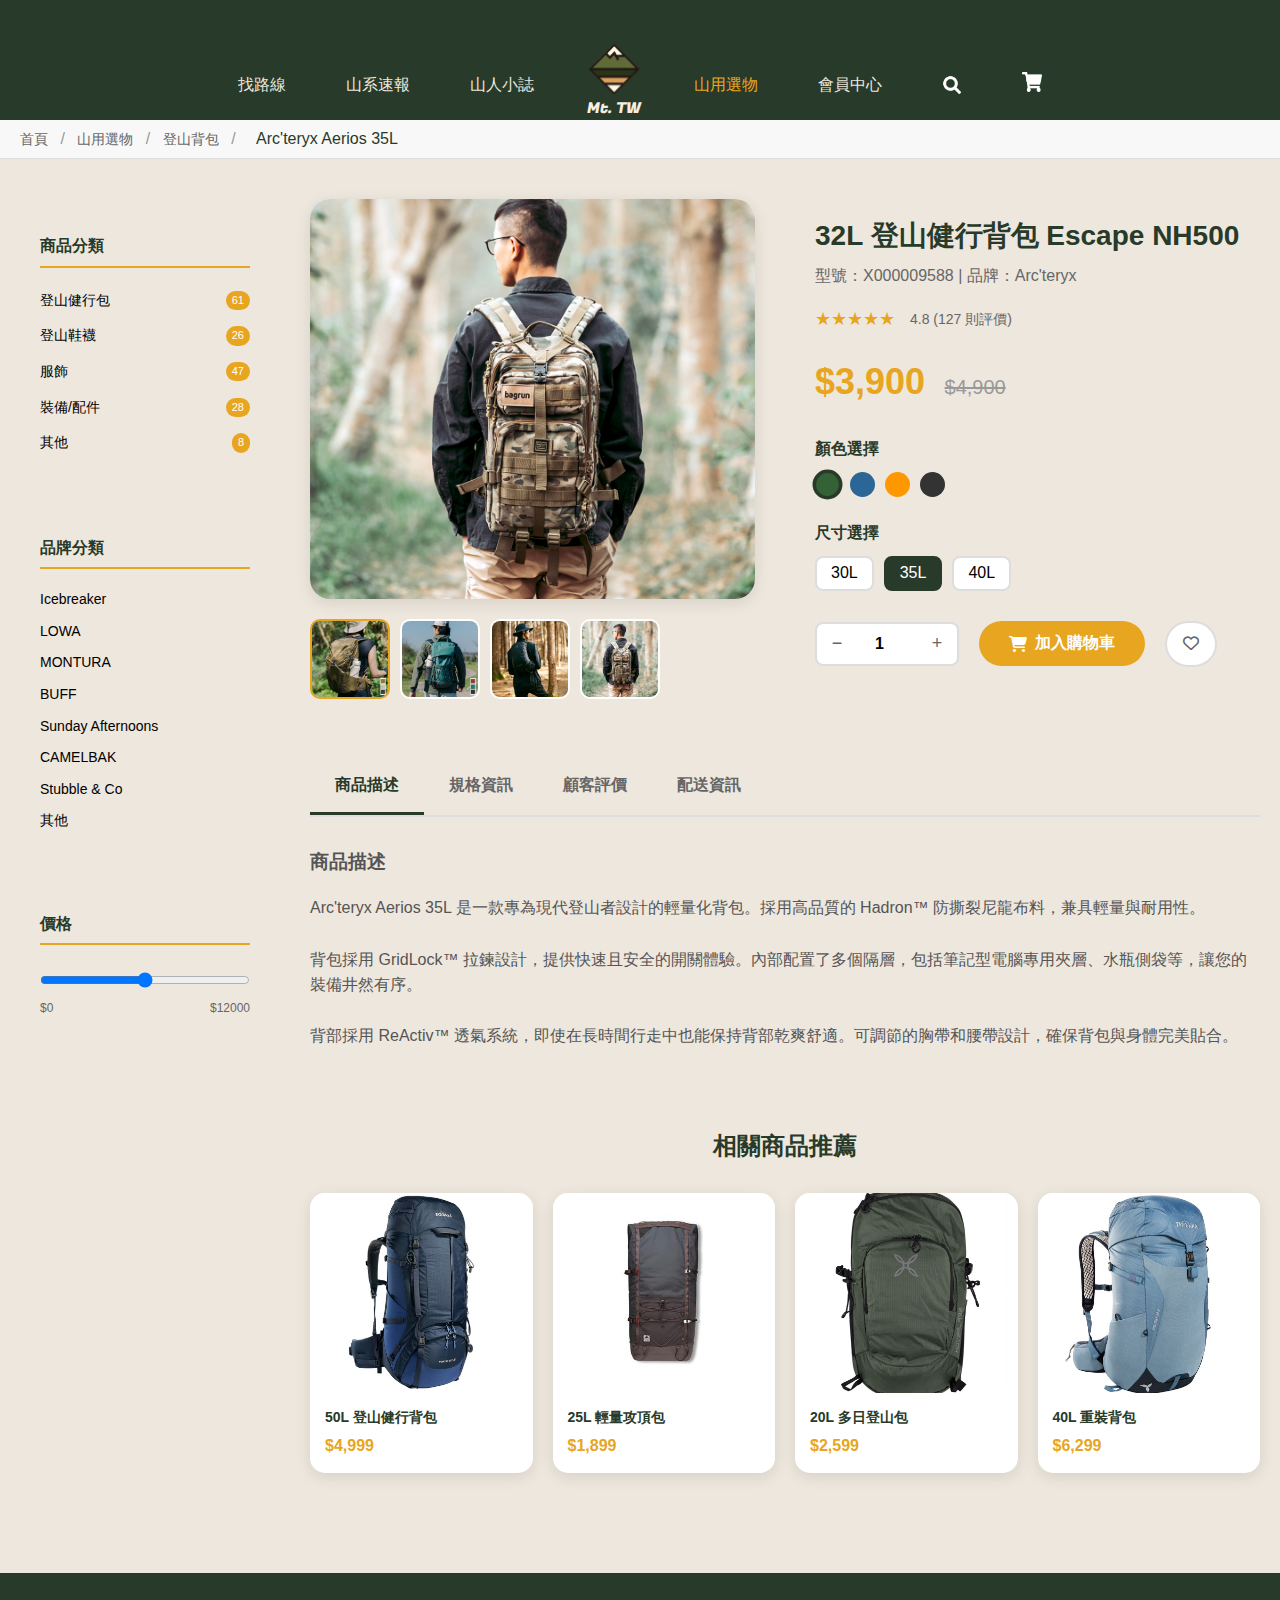
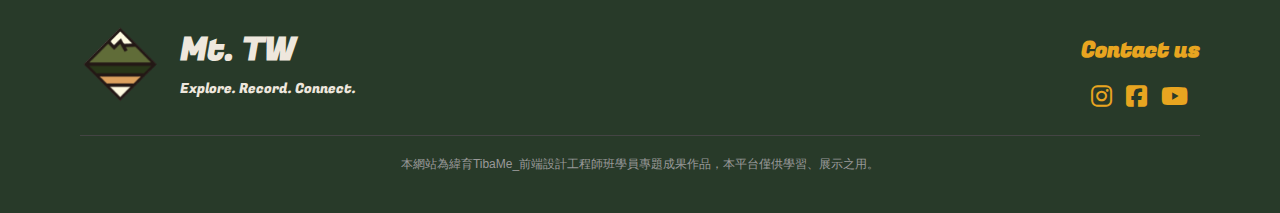
<file: item copy.html>
<!DOCTYPE html>
<html lang="zh-Hant">

<head>
    <meta charset="UTF-8">
    <meta name="viewport" content="width=device-width, initial-scale=1.0">
    <title>Mt. TW - item</title>
    <!-- Meyer's CSS Reset -->
    <link rel="stylesheet" href="/css/reset.css">
    <link href="https://fonts.googleapis.com/css2?family=Fugaz+One&display=swap" rel="stylesheet">
    <link rel="stylesheet" href="https://cdnjs.cloudflare.com/ajax/libs/font-awesome/6.4.0/css/all.min.css">
    <style>
        /* 重建被reset影響的基礎樣式 */
        * {
            margin: 0;
            padding: 0;
            box-sizing: border-box;
        }

        body {
            font-family: sans-serif;
            background-color: #EEE7DD;
            line-height: 1.4;
        }

        h1, h2, h3, h4, h5, h6 {
            font-weight: bold;
        }

        h1 {
            font-size: 2em;
            margin: 0.67em 0;
        }

        h2 {
            font-size: 1.5em;
            margin: 0.83em 0;
        }

        h3 {
            font-size: 1.17em;
            margin: 1em 0;
        }

        h4 {
            font-size: 1em;
            margin: 1.33em 0;
        }

        strong, b {
            font-weight: bold;
        }

        em, i {
            font-style: italic;
        }

        a {
            color: inherit;
            text-decoration: none;
        }

        button {
            cursor: pointer;
            border: none;
            background: none;
            font-family: inherit;
            font-size: inherit;
        }

        input, textarea, select {
            font-family: inherit;
            font-size: inherit;
            padding: 4px;
            border: 1px solid #ccc;
        }

        table {
            border-collapse: collapse;
            border-spacing: 0;
        }

        th, td {
            padding: 4px;
            text-align: left;
            vertical-align: top;
        }

        th {
            font-weight: bold;
        }

        /* Header - 延用原樣式 */
        header {
            width: 100%;
            height: 120px;
            background-color: #283A29;
            display: flex;
            justify-content: center;
            align-items: center;
            gap: 40px;
            font-size: 16px;
            position: relative;
        }

        .nav-item {
            position: relative;
            cursor: pointer;
            color: #EEE7DD;
            height: 30px;
            line-height: 30px;
            margin-top: 50px;
            text-align: center;
            text-decoration: none;
        }

        .nav-item.active {
            color: #E8A520;
        }

        .nav-item::after {
            content: attr(data-en);
            position: absolute;
            top: 0;
            left: 0;
            width: 100%;
            height: 30px;
            background-color: #E8A520;
            color: #000;
            display: flex;
            justify-content: center;
            align-items: center;
            font-family: 'Fugaz One', cursive;
            opacity: 0;
            transition: opacity 0.3s ease;
            z-index: 1;
        }

        .nav-item:hover::after {
            opacity: 1;
        }

        .nav-item.active::after {
            display: none;
        }

        .logo {
            width: 80px;
            height: auto;
            transform: scale(0.7);
            padding-top: 25px;
        }

        .logo-wrapper {
            display: flex;
            flex-direction: column;
            align-items: center;
        }

        .logo-wrapper a {
            text-decoration: none;
            display: flex;
            flex-direction: column;
            align-items: center;
        }

        .logo-text {
            font-family: 'Fugaz One', cursive;
            font-size: 15px;
            color: #F6EEE0;
            margin-top: -20px;
        }

        .nav {
            display: flex;
            align-items: center;
            gap: 60px;
        }

        .icon {
            width: 20px;
            height: 20px;
            filter: brightness(0) invert(1);
            cursor: pointer;
            transform: translateY(25px);
        }

        /* Breadcrumb */
        .breadcrumb {
            background: #f8f8f8;
            padding: 8px 0;
            border-bottom: 1px solid #ddd;
        }

        .breadcrumb-container {
            max-width: 1400px;
            margin: 0 auto;
            padding: 0 20px;
        }

        .breadcrumb a {
            color: #666;
            text-decoration: none;
            font-size: 14px;
        }

        .breadcrumb a:hover {
            color: #E8A520;
        }

        .breadcrumb span {
            color: #999;
            margin: 0 8px;
        }

        /* Main Content */
        .container {
            max-width: 1400px;
            margin: 0 auto;
            padding: 40px 20px;
            display: flex;
            gap: 40px;
        }

        /* Sidebar - 延用原樣式 */
        .sidebar {
            width: 250px;
            flex-shrink: 0;
        }

        .filter-box {
            border-radius: 12px;
            padding: 20px;
            margin-bottom: 20px;
        }

        .filter-title {
            font-weight: bold;
            font-size: 16px;
            color: #283A29;
            margin-bottom: 15px;
            padding-bottom: 8px;
            border-bottom: 2px solid #E8A520;
        }

        .category-item {
            display: flex;
            justify-content: space-between;
            align-items: center;
            padding: 8px 0;
            cursor: pointer;
            font-size: 14px;
        }

        .category-item:hover {
            color: #E8A520;
        }

        .category-count {
            background: #E8A520;
            color: white;
            padding: 2px 6px;
            border-radius: 10px;
            font-size: 11px;
        }

        .brand-item {
            padding: 6px 0;
            cursor: pointer;
            font-size: 14px;
        }

        .brand-item:hover {
            color: #E8A520;
        }

        .price-slider {
            width: 100%;
            height: 6px;
            background: #ddd;
            border-radius: 3px;
            outline: none;
            margin: 15px 0;
        }

        .price-labels {
            display: flex;
            justify-content: space-between;
            font-size: 12px;
            color: #666;
        }

        /* Product Detail Area */
        .product-detail {
            flex: 1;
        }

        .product-main {
            display: flex;
            gap: 40px;
            margin-bottom: 60px;
        }

        /* Product Images */
        .product-images {
            flex: 1;
            max-width: 500px;
        }

        .main-image {
            width: 100%;
            height: 400px;
            background: white;
            border-radius: 20px;
            margin-bottom: 20px;
            overflow: hidden;
            box-shadow: 0 4px 15px rgba(0, 0, 0, 0.1);
        }

        .main-image img {
            width: 100%;
            height: 100%;
            object-fit: cover;
        }

        .thumbnail-images {
            display: flex;
            gap: 10px;
            overflow-x: auto;
        }

        .thumbnail {
            width: 80px;
            height: 80px;
            background: white;
            border-radius: 10px;
            overflow: hidden;
            cursor: pointer;
            flex-shrink: 0;
            border: 2px solid transparent;
            transition: border-color 0.3s ease;
        }

        .thumbnail.active {
            border-color: #E8A520;
        }

        .thumbnail img {
            width: 100%;
            height: 100%;
            object-fit: cover;
        }

        /* Product Info */
        .product-info {
            flex: 1;
            padding-left: 20px;
        }

        .product-title {
            font-size: 28px;
            font-weight: bold;
            color: #283A29;
            margin-bottom: 10px;
            line-height: 1.3;
        }

        .product-subtitle {
            font-size: 16px;
            color: #666;
            margin-bottom: 20px;
        }

        .product-rating {
            display: flex;
            align-items: center;
            gap: 15px;
            margin-bottom: 25px;
        }

        .stars {
            color: #E8A520;
            font-size: 18px;
        }

        .rating-info {
            font-size: 14px;
            color: #666;
        }

        .product-price {
            margin-bottom: 30px;
        }

        .current-price {
            font-size: 36px;
            font-weight: bold;
            color: #E8A520;
        }

        .original-price {
            font-size: 20px;
            color: #999;
            text-decoration: line-through;
            margin-left: 15px;
        }

        /* Product Options */
        .product-options {
            margin-bottom: 30px;
        }

        .option-group {
            margin-bottom: 25px;
        }

        .option-label {
            font-weight: bold;
            color: #283A29;
            margin-bottom: 12px;
            display: block;
        }

        .color-options {
            display: flex;
            gap: 10px;
        }

        .color-option {
            width: 25px;
            height: 25px;
            border-radius: 50%;
            border: 3px solid transparent;
            cursor: pointer;
            transition: all 0.3s ease;
            position: relative;
        }

        .color-option.active {
            border-color: #283A29;
            transform: scale(1.2);
        }

        .color-option.green {
            background: #346135;
        }

        .color-option.blue {
            background: #2b6696;
        }

        .color-option.orange {
            background: #FF9800;
        }

        .color-option.black {
            background: #333;
        }

        .size-options {
            display: flex;
            gap: 10px;
            flex-wrap: wrap;
        }

        .size-option {
            padding: 4px 14px;
            border: 2px solid #ddd;
            border-radius: 8px;
            background: white;
            cursor: pointer;
            transition: all 0.3s ease;
            font-weight: 500;
        }

        .size-option.active {
            border-color: #283A29;
            background: #283A29;
            color: white;
        }

        .size-option:hover {
            border-color: #E8A520;
        }

        /* Quantity and Actions */
        .quantity-actions {
            display: flex;
            gap: 20px;
            align-items: center;
            margin-bottom: 30px;
        }

        .quantity-selector {
            display: flex;
            align-items: center;
            border: 2px solid #ddd;
            border-radius: 8px;
            background: white;
        }

        .qty-btn {
            background: none;
            border: none;
            width: 40px;
            height: 40px;
            display: flex;
            align-items: center;
            justify-content: center;
            cursor: pointer;
            font-size: 18px;
            color: #666;
        }

        .qty-input {
            width: 60px;
            height: 40px;
            border: none;
            text-align: center;
            font-size: 16px;
            font-weight: bold;
        }

        .add-to-cart {
            background: #E8A520;
            color: white;
            border: none;
            padding: 12px 30px;
            border-radius: 25px;
            font-size: 16px;
            font-weight: bold;
            cursor: pointer;
            transition: all 0.3s ease;
            display: flex;
            align-items: center;
            gap: 8px;
        }

        .add-to-cart:hover {
            background: #d4941c;
            transform: translateY(-2px);
        }

        .wishlist-btn {
            background: white;
            border: 2px solid #ddd;
            padding: 12px 16px;
            border-radius: 25px;
            cursor: pointer;
            transition: all 0.3s ease;
            color: #666;
        }

        .wishlist-btn:hover {
            border-color: #E8A520;
            color: #E8A520;
        }

        /* Product Tabs */
        .product-tabs {
            margin-top: 60px;
        }

        .tab-headers {
            display: flex;
            border-bottom: 2px solid #ddd;
            margin-bottom: 30px;
        }

        .tab-header {
            padding: 15px 25px;
            cursor: pointer;
            font-weight: bold;
            color: #666;
            border-bottom: 3px solid transparent;
            transition: all 0.3s ease;
        }

        .tab-header.active {
            color: #283A29;
            border-bottom-color: #283A29;
        }

        .tab-content {
            display: none;
            line-height: 1.6;
            color: #555;
        }

        .tab-content.active {
            display: block;
        }

        .spec-table {
            width: 100%;
            border-collapse: collapse;
            margin-top: 20px;
        }

        .spec-table th,
        .spec-table td {
            padding: 12px;
            text-align: left;
            border-bottom: 1px solid #ddd;
        }

        .spec-table th {
            background: #f8f8f8;
            font-weight: bold;
            color: #283A29;
            width: 30%;
        }

        /* Related Products */
        .related-products {
            margin-top: 80px;
        }

        .section-title {
            font-size: 24px;
            font-weight: bold;
            color: #283A29;
            margin-bottom: 30px;
            text-align: center;
        }

        .related-grid {
            display: grid;
            grid-template-columns: repeat(4, 1fr);
            gap: 20px;
        }

        .related-card {
            background: white;
            border-radius: 15px;
            overflow: hidden;
            box-shadow: 0 4px 15px rgba(0, 0, 0, 0.1);
            transition: transform 0.3s ease;
            cursor: pointer;
        }

        .related-card:hover {
            transform: translateY(-5px);
        }

        .related-image {
            width: 100%;
            height: 200px;
            background: #f8f8f8;
        }

        .related-image img {
            width: 100%;
            height: 100%;
            object-fit: cover;
        }

        .related-info {
            padding: 15px;
        }

        .related-name {
            font-weight: bold;
            color: #283A29;
            margin-bottom: 8px;
            font-size: 14px;
        }

        .related-price {
            font-size: 16px;
            font-weight: bold;
            color: #E8A520;
        }

        /* Footer - 延用原樣式 */
        .footer {
            background-color: #283A29;
            color: #EEE7DD;
            display: flex;
            flex-direction: column;
            align-items: center;
            padding: 40px 80px;
            margin-top: 60px;
        }

        .footer-content {
            display: flex;
            justify-content: space-between;
            align-items: center;
            width: 100%;
            max-width: 1200px;
            margin-bottom: 20px;
        }

        .footer-left {
            display: flex;
            align-items: center;
        }

        .footer-left a {
            display: flex;
            align-items: center;
            text-decoration: none;
        }

        .footer-left img {
            width: 80px;
            height: auto;
            margin-right: 20px;
        }

        .footer-text {
            font-family: 'Fugaz One';
        }

        .footer-text h1 {
            font-size: 32px;
            margin: 0;
            color: #EEE7DD;
        }

        .footer-text p {
            margin-top: 6px;
            font-size: 14px;
            color: #EEE7DD;
        }

        .footer-right {
            text-align: left;
            font-family: 'Fugaz One';
        }

        .footer-right h3 {
            color: #E8A520;
            margin-bottom: 16px;
            font-size: 22px;
        }

        .footer-disclaimer {
            text-align: center;
            font-size: 12px;
            color: #999;
            border-top: 1px solid #444;
            padding-top: 20px;
            width: 100%;
            max-width: 1200px;
        }

        .social-icons a {
            margin-left: 10px;
            font-size: 24px;
            color: #E8A520;
            text-decoration: none;
            transition: transform 0.3s;
        }

        .social-icons a:hover {
            transform: scale(1.2);
        }

        /* Responsive */
        @media (max-width: 768px) {
            .container {
                flex-direction: column;
            }

            .sidebar {
                width: 100%;
            }

            .product-main {
                flex-direction: column;
            }

            .related-grid {
                grid-template-columns: repeat(2, 1fr);
            }
        }
    </style>
</head>

<body>
    <!-- Header -->
    <header>
        <div class="nav">
            <a href="trail.html" class="nav-item" data-en="trail">找路線</a>
            <a href="news.html" class="nav-item" data-en="news">山系速報</a>
            <a href="journal.html" class="nav-item" data-en="journal">山人小誌</a>
        </div>
        <div class="logo-wrapper">
            <a href="index.html">
                <img src="icon/logo.svg" alt="logo" class="logo">
                <div class="logo-text">Mt. TW</div>
            </a>
        </div>
        <div class="nav">
            <a href="store.html" class="nav-item active" data-en="store">山用選物</a>
            <a href="login.html" class="nav-item" data-en="member">會員中心</a>
            <img src="icon/search.png" class="icon" alt="search">
            <a href="store.html"><img src="icon/cart.png" class="icon" alt="cart"></a>
        </div>
    </header>

    <!-- Breadcrumb -->
    <div class="breadcrumb">
        <div class="breadcrumb-container">
            <a href="Index.html">首頁</a>
            <span>/</span>
            <a href="store.html">山用選物</a>
            <span>/</span>
            <a href="store.html">登山背包</a>
            <span>/</span>
            <span style="color: #283A29;">Arc'teryx Aerios 35L</span>
        </div>
    </div>

    <!-- Main Content -->
    <div class="container">
        <!-- Sidebar -->
        <div class="sidebar">
            <!-- Categories -->
            <div class="filter-box">
                <h3 class="filter-title">商品分類</h3>
                <div class="category-item">
                    <span>登山健行包</span>
                    <span class="category-count">61</span>
                </div>
                <div class="category-item">
                    <span>登山鞋襪</span>
                    <span class="category-count">26</span>
                </div>
                <div class="category-item">
                    <span>服飾</span>
                    <span class="category-count">47</span>
                </div>
                <div class="category-item">
                    <span>裝備/配件</span>
                    <span class="category-count">28</span>
                </div>
                <div class="category-item">
                    <span>其他</span>
                    <span class="category-count">8</span>
                </div>
            </div>

            <!-- Brands -->
            <div class="filter-box">
                <h3 class="filter-title">品牌分類</h3>
                <div class="brand-item">Icebreaker</div>
                <div class="brand-item">LOWA</div>
                <div class="brand-item">MONTURA</div>
                <div class="brand-item">BUFF</div>
                <div class="brand-item">Sunday Afternoons</div>
                <div class="brand-item">CAMELBAK</div>
                <div class="brand-item">Stubble & Co</div>
                <div class="brand-item">其他</div>
            </div>

            <!-- Price -->
            <div class="filter-box">
                <h3 class="filter-title">價格</h3>
                <input type="range" min="0" max="12000" value="6000" class="price-slider">
                <div class="price-labels">
                    <span>$0</span>
                    <span>$12000</span>
                </div>
            </div>
        </div>

        <!-- Product Detail -->
        <div class="product-detail">
            <div class="product-main">
                <!-- Product Images -->
                <div class="product-images">
                    <div class="main-image">
                        <img src="img/bag/登山包004.jpg" alt="Arc'teryx Aerios 35L" id="mainImage">
                    </div>
                    <div class="thumbnail-images">
                        <div class="thumbnail active" onclick="changeImage(this, 'img/bag/登山包001.jpg')">
                            <img src="img/bag/登山包001.jpg" alt="正面">
                        </div>
                        <div class="thumbnail" onclick="changeImage(this, 'img/bag/登山包002.jpg')">
                            <img src="img/bag/登山包002.jpg" alt="側面">
                        </div>
                        <div class="thumbnail" onclick="changeImage(this, 'img/bag/登山包012.jpg')">
                            <img src="img/bag/登山包012.jpg" alt="背面">
                        </div>
                        <div class="thumbnail" onclick="changeImage(this, 'img/bag/登山包004.jpg')">
                            <img src="img/bag/登山包004.jpg" alt="細節">
                        </div>
                    </div>
                </div>

                <!-- Product Info -->
                <div class="product-info">
                    <h1 class="product-title">32L 登山健行背包 Escape NH500</h1>
                    <p class="product-subtitle">型號：X000009588 | 品牌：Arc'teryx</p>

                    <div class="product-rating">
                        <div class="stars">★★★★★</div>
                        <span class="rating-info">4.8 (127 則評價)</span>
                    </div>

                    <div class="product-price">
                        <span class="current-price">$3,900</span>
                        <span class="original-price">$4,900</span>
                    </div>

                    <!-- Product Options -->
                    <div class="product-options">
                        <div class="option-group">
                            <label class="option-label">顏色選擇</label>
                            <div class="color-options">
                                <div class="color-option green active" onclick="selectColor(this)"></div>
                                <div class="color-option blue" onclick="selectColor(this)"></div>
                                <div class="color-option orange" onclick="selectColor(this)"></div>
                                <div class="color-option black" onclick="selectColor(this)"></div>
                            </div>
                        </div>

                        <div class="option-group">
                            <label class="option-label">尺寸選擇</label>
                            <div class="size-options">
                                <div class="size-option" onclick="selectSize(this)">30L</div>
                                <div class="size-option active" onclick="selectSize(this)">35L</div>
                                <div class="size-option" onclick="selectSize(this)">40L</div>
                            </div>
                        </div>
                    </div>

                    <!-- Quantity and Actions -->
                    <div class="quantity-actions">
                        <div class="quantity-selector">
                            <button class="qty-btn" onclick="changeQuantity(-1)">−</button>
                            <input type="number" class="qty-input" value="1" min="1" id="quantity">
                            <button class="qty-btn" onclick="changeQuantity(1)">+</button>
                        </div>
                        <button class="add-to-cart" onclick="addToCart()">
                            <i class="fas fa-shopping-cart"></i>
                            加入購物車
                        </button>
                        <button class="wishlist-btn" onclick="toggleWishlist(this)">
                            <i class="far fa-heart"></i>
                        </button>
                    </div>
                </div>
            </div>

            <!-- Product Tabs -->
            <div class="product-tabs">
                <div class="tab-headers">
                    <div class="tab-header active" onclick="switchTab(this, 'description')">商品描述</div>
                    <div class="tab-header" onclick="switchTab(this, 'specs')">規格資訊</div>
                    <div class="tab-header" onclick="switchTab(this, 'reviews')">顧客評價</div>
                    <div class="tab-header" onclick="switchTab(this, 'shipping')">配送資訊</div>
                </div>

                <div class="tab-content active" id="description">
                    <h3>商品描述</h3>
                    <p>Arc'teryx Aerios 35L 是一款專為現代登山者設計的輕量化背包。採用高品質的 Hadron™ 防撕裂尼龍布料，兼具輕量與耐用性。</p>
                    <br>
                    <p>背包採用 GridLock™ 拉鍊設計，提供快速且安全的開關體驗。內部配置了多個隔層，包括筆記型電腦專用夾層、水瓶側袋等，讓您的裝備井然有序。</p>
                    <br>
                    <p>背部採用 ReActiv™ 透氣系統，即使在長時間行走中也能保持背部乾爽舒適。可調節的胸帶和腰帶設計，確保背包與身體完美貼合。</p>
                </div>

                <div class="tab-content" id="specs">
                    <h3>規格資訊</h3>
                    <table class="spec-table">
                        <tr>
                            <th>容量</th>
                            <td>35 公升</td>
                        </tr>
                        <tr>
                            <th>重量</th>
                            <td>1.2 kg</td>
                        </tr>
                        <tr>
                            <th>尺寸</th>
                            <td>55 x 35 x 20 cm</td>
                        </tr>
                        <tr>
                            <th>材質</th>
                            <td>Hadron™ 防撕裂尼龍</td>
                        </tr>
                        <tr>
                            <th>防水等級</th>
                            <td>DWR 防潑水處理</td>
                        </tr>
                        <tr>
                            <th>產地</th>
                            <td>加拿大</td>
                        </tr>
                        <tr>
                            <th>保固</th>
                            <td>3年保固</td>
                        </tr>
                    </table>
                </div>

                <div class="tab-content" id="reviews">
                    <h3>顧客評價</h3>
                    <div class="review-summary">
                        <div style="display: flex; align-items: center; gap: 15px; margin-bottom: 20px;">
                            <span style="font-size: 24px; font-weight: bold; color: #E8A520;">4.8</span>
                            <div class="stars" style="font-size: 20px;">★★★★★</div>
                            <span style="color: #666;">基於 127 則評價</span>
                        </div>
                    </div>

                    <div class="review-item" style="border-bottom: 1px solid #eee; padding: 20px 0;">
                        <div style="display: flex; justify-content: space-between; margin-bottom: 10px;">
                            <strong>王小明</strong>
                            <span style="color: #666; font-size: 14px;">2024/05/15</span>
                        </div>
                        <div class="stars" style="margin-bottom: 10px;">★★★★★</div>
                        <p style="color: #555; line-height: 1.6;">非常棒的背包！材質輕量但很堅固，背起來很舒適。最近帶去爬雪山，表現非常好。推薦給所有登山愛好者！</p>
                    </div>

                    <div class="review-item" style="border-bottom: 1px solid #eee; padding: 20px 0;">
                        <div style="display: flex; justify-content: space-between; margin-bottom: 10px;">
                            <strong>李美惠</strong>
                            <span style="color: #666; font-size: 14px;">2024/05/10</span>
                        </div>
                        <div class="stars" style="margin-bottom: 10px;">★★★★☆</div>
                        <p style="color: #555; line-height: 1.6;">質感很好，容量也夠用。只是價格稍微高了一點，但整體來說還是值得購買的。</p>
                    </div>
                </div>

                <div class="tab-content" id="shipping">
                    <h3>配送資訊</h3>
                    <div style="line-height: 1.8;">
                        <h4 style="color: #283A29; margin-bottom: 15px;">配送方式</h4>
                        <p>• 宅配到府：全台灣本島免運費（離島另計）</p>
                        <p>• 超商取貨：7-11、全家、萊爾富皆可取貨</p>
                        <p>• 門市自取：歡迎至各門市自取</p>
                        <br>

                        <h4 style="color: #283A29; margin-bottom: 15px;">配送時間</h4>
                        <p>• 一般商品：1-3 個工作天</p>
                        <p>• 預購商品：7-14 個工作天</p>
                        <p>• 客製化商品：14-21 個工作天</p>
                        <br>

                        <h4 style="color: #283A29; margin-bottom: 15px;">退換貨政策</h4>
                        <p>• 商品到貨 7 天內可申請退換貨</p>
                        <p>• 商品須保持全新狀態及完整包裝</p>
                        <p>• 客製化商品恕不接受退換貨</p>
                    </div>
                </div>
            </div>

            <!-- Related Products -->
            <div class="related-products">
                <h2 class="section-title">相關商品推薦</h2>
                <div class="related-grid">
                    <div class="related-card" onclick="window.location.href='item.html'">
                        <div class="related-image">
                            <img src="img/bag/登山包011.jpg" alt="登山背包">
                        </div>
                        <div class="related-info">
                            <div class="related-name">50L 登山健行背包</div>
                            <div class="related-price">$4,999</div>
                        </div>
                    </div>

                    <div class="related-card" onclick="window.location.href='item.html'">
                        <div class="related-image">
                            <img src="img/bag/登山包010.jpg" alt="登山背包">
                        </div>
                        <div class="related-info">
                            <div class="related-name">25L 輕量攻頂包</div>
                            <div class="related-price">$1,899</div>
                        </div>
                    </div>

                    <div class="related-card" onclick="window.location.href='item.html'">
                        <div class="related-image">
                            <img src="img/bag/登山包009.jpg" alt="登山背包">
                        </div>
                        <div class="related-info">
                            <div class="related-name">20L 多日登山包</div>
                            <div class="related-price">$2,599</div>
                        </div>
                    </div>

                    <div class="related-card" onclick="window.location.href='item.html'">
                        <div class="related-image">
                            <img src="img/bag/登山包007.jpg" alt="登山背包">
                        </div>
                        <div class="related-info">
                            <div class="related-name">40L 重裝背包</div>
                            <div class="related-price">$6,299</div>
                        </div>
                    </div>
                </div>
            </div>
        </div>
    </div>

    <!-- Footer -->
    <footer class="footer">
        <div class="footer-content">
            <div class="footer-left">
                <a href="index.html">
                    <img src="icon/logo.svg" alt="Logo">
                    <div class="footer-text">
                        <h1>Mt. TW</h1>
                        <p>Explore. Record. Connect.</p>
                    </div>
                </a>
            </div>
            <div class="footer-right">
                <h3>Contact us</h3>
                <div class="social-icons">
                    <a href="#"><i class="fab fa-instagram"></i></a>
                    <a href="#"><i class="fab fa-facebook-square"></i></a>
                    <a href="#"><i class="fab fa-youtube"></i></a>
                </div>
            </div>
        </div>
        <div class="footer-disclaimer">
            本網站為緯育TibaMe_前端設計工程師班學員專題成果作品，本平台僅供學習、展示之用。
        </div>
    </footer>

    <script>
        // 切換主圖片
        function changeImage(thumbnail, imageSrc) {
            document.getElementById('mainImage').src = imageSrc;

            // 更新縮圖active狀態
            var thumbnails = document.querySelectorAll('.thumbnail');
            thumbnails.forEach(function (thumb) {
                thumb.classList.remove('active');
            });
            thumbnail.classList.add('active');
        }

        // 選擇顏色
        function selectColor(colorOption) {
            var colorOptions = document.querySelectorAll('.color-option');
            colorOptions.forEach(function (option) {
                option.classList.remove('active');
            });
            colorOption.classList.add('active');
        }

        // 選擇尺寸
        function selectSize(sizeOption) {
            var sizeOptions = document.querySelectorAll('.size-option');
            sizeOptions.forEach(function (option) {
                option.classList.remove('active');
            });
            sizeOption.classList.add('active');
        }

        // 數量變更
        function changeQuantity(change) {
            var quantityInput = document.getElementById('quantity');
            var currentValue = parseInt(quantityInput.value);
            var newValue = currentValue + change;

            if (newValue >= 1) {
                quantityInput.value = newValue;
            }
        }

        // 加入購物車
        function addToCart() {
            var button = document.querySelector('.add-to-cart');
            var originalText = button.innerHTML;

            button.innerHTML = '<i class="fas fa-check"></i> 已加入購物車';
            button.style.background = '#4CAF50';

            setTimeout(function () {
                button.innerHTML = originalText;
                button.style.background = '#E8A520';
            }, 2000);
        }

        // 收藏切換
        function toggleWishlist(button) {
            var icon = button.querySelector('i');
            if (icon.classList.contains('far')) {
                icon.classList.remove('far');
                icon.classList.add('fas');
                button.style.borderColor = '#E8A520';
                button.style.color = '#E8A520';
            } else {
                icon.classList.remove('fas');
                icon.classList.add('far');
                button.style.borderColor = '#ddd';
                button.style.color = '#666';
            }
        }

        // 切換分頁
        function switchTab(header, tabId) {
            // 移除所有active class
            var headers = document.querySelectorAll('.tab-header');
            var contents = document.querySelectorAll('.tab-content');

            headers.forEach(function (h) {
                h.classList.remove('active');
            });
            contents.forEach(function (c) {
                c.classList.remove('active');
            });

            // 加入新的active class
            header.classList.add('active');
            document.getElementById(tabId).classList.add('active');
        }

        // 側邊欄篩選項目
        function toggleFilter(item) {
            if (item.style.color === 'rgb(232, 165, 32)') {
                item.style.color = '';
            } else {
                item.style.color = '#E8A520';
            }
        }

        // 綁定事件
        document.addEventListener('DOMContentLoaded', function () {
            // 篩選項目
            var categoryItems = document.querySelectorAll('.category-item, .brand-item');
            categoryItems.forEach(function (item) {
                item.onclick = function () {
                    toggleFilter(this);
                };
            });
        });
    </script>

</body>

</html>
</file>
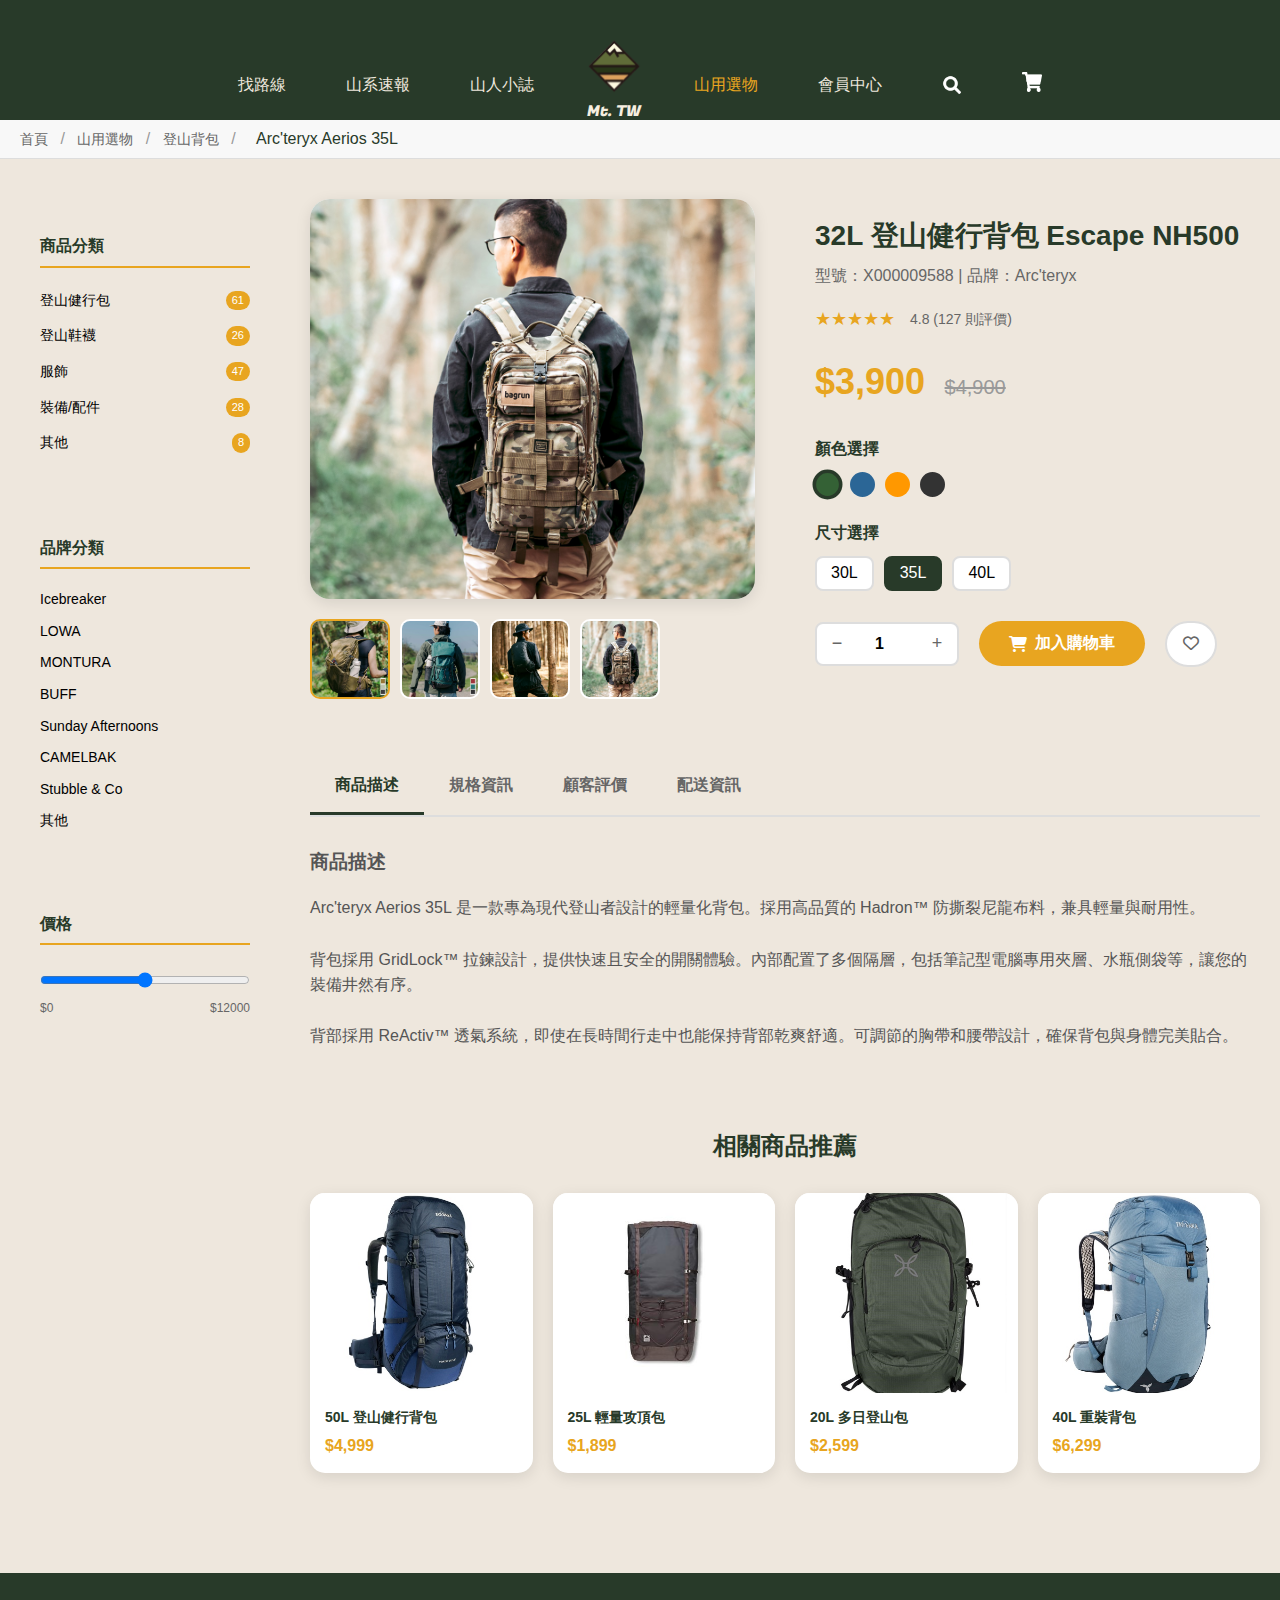
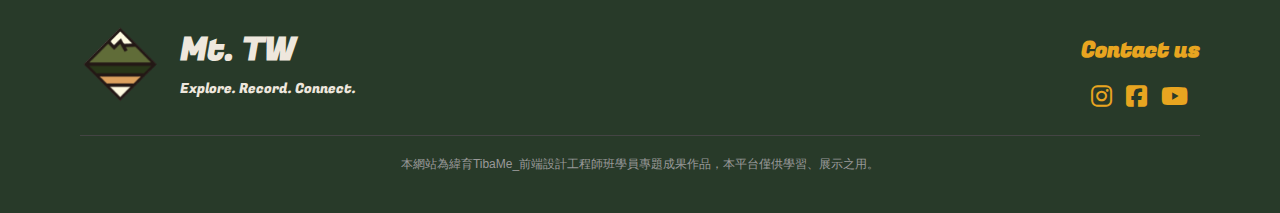
<file: item.html>
<!DOCTYPE html>
<html lang="zh-Hant">

<head>
    <meta charset="UTF-8">
    <meta name="viewport" content="width=device-width, initial-scale=1.0">
    <title>Mt. TW - item</title>

    <link rel="icon" type="image/png" href="logo.png">
    <link rel="stylesheet" href="./css/reset.css">
    <link href="https://fonts.googleapis.com/css2?family=Fugaz+One&display=swap" rel="stylesheet">
    <link rel="stylesheet" href="https://cdnjs.cloudflare.com/ajax/libs/font-awesome/6.4.0/css/all.min.css">
    <link rel="stylesheet" href="./css/common.css">
    <link rel="stylesheet" href="./css/item.css">
    <link rel="stylesheet" href="./css/responsive.css">
</head>

<body class="page-default">
    <!-- Header -->
    <header class="header-default">
        <div class="nav nav-left">
            <a href="trail.html" class="nav-item" data-en="TRAIL">找路線</a>
            <a href="news.html" class="nav-item" data-en="NEWS">山系速報</a>
            <a href="journal.html" class="nav-item" data-en="JOURNAL">山人小誌</a>
        </div>
        <div class="logo-wrapper">
            <a href="index.html">
                <img src="icon/logo.svg" alt="logo" class="logo">
                <div class="logo-text">Mt. TW</div>
            </a>
        </div>
        <div class="nav nav-right">
            <a href="store.html" class="nav-item active" data-en="STORE">山用選物</a>
            <a href="login.html" class="nav-item" data-en="MEMBER">會員中心</a>
            <img src="icon/search.png" class="icon" alt="search">
            <a href="store.html"><img src="icon/cart.png" class="icon" alt="cart"></a>
        </div>

        <!-- Mobile Menu Button -->
        <div class="mobile-menu-btn">
            <i class="fas fa-bars"></i>
        </div>

        <!-- Mobile Menu Overlay -->
        <div class="mobile-menu-overlay">
            <div class="mobile-menu">
                <div class="mobile-menu-close">
                    <i class="fas fa-times"></i>
                </div>
                <div class="mobile-menu-items">
                    <a href="trail.html" class="mobile-nav-item">找路線</a>
                    <a href="news.html" class="mobile-nav-item">山系速報</a>
                    <a href="journal.html" class="mobile-nav-item">山人小誌</a>
                    <a href="store.html" class="mobile-nav-item">山用選物</a>
                    <a href="login.html" class="mobile-nav-item">會員中心</a>
                    <div class="mobile-menu-icons">
                        <img src="./icon/search.png" class="icon" alt="search">
                        <img src="./icon/cart.png" class="icon" alt="cart">
                    </div>
                </div>
            </div>
        </div>
    </header>

    <!-- Breadcrumb -->
    <div class="breadcrumb">
        <div class="breadcrumb-container">
            <a href="Index.html">首頁</a>
            <span>/</span>
            <a href="store.html">山用選物</a>
            <span>/</span>
            <a href="store.html">登山背包</a>
            <span>/</span>
            <span style="color: #283A29;">Arc'teryx Aerios 35L</span>
        </div>
    </div>

    <!-- Main Content -->
    <div class="container-store">
        <!-- Sidebar -->
        <div class="sidebar">
            <!-- Categories -->
            <div class="filter-box">
                <h3 class="filter-title">商品分類</h3>
                <div class="category-item">
                    <span>登山健行包</span>
                    <span class="category-count">61</span>
                </div>
                <div class="category-item">
                    <span>登山鞋襪</span>
                    <span class="category-count">26</span>
                </div>
                <div class="category-item">
                    <span>服飾</span>
                    <span class="category-count">47</span>
                </div>
                <div class="category-item">
                    <span>裝備/配件</span>
                    <span class="category-count">28</span>
                </div>
                <div class="category-item">
                    <span>其他</span>
                    <span class="category-count">8</span>
                </div>
            </div>

            <!-- Brands -->
            <div class="filter-box">
                <h3 class="filter-title">品牌分類</h3>
                <div class="brand-item">Icebreaker</div>
                <div class="brand-item">LOWA</div>
                <div class="brand-item">MONTURA</div>
                <div class="brand-item">BUFF</div>
                <div class="brand-item">Sunday Afternoons</div>
                <div class="brand-item">CAMELBAK</div>
                <div class="brand-item">Stubble & Co</div>
                <div class="brand-item">其他</div>
            </div>

            <!-- Price -->
            <div class="filter-box">
                <h3 class="filter-title">價格</h3>
                <input type="range" min="0" max="12000" value="6000" class="price-slider">
                <div class="price-labels">
                    <span>$0</span>
                    <span>$12000</span>
                </div>
            </div>
        </div>

        <!-- Product Detail -->
        <div class="product-detail">
            <div class="product-main">
                <!-- Product Images -->
                <div class="product-images">
                    <div class="main-image">
                        <img src="img/bag/登山包004.jpg" alt="Arc'teryx Aerios 35L" id="mainImage">
                    </div>
                    <div class="thumbnail-images">
                        <div class="thumbnail active" onclick="changeImage(this, 'img/bag/登山包001.jpg')">
                            <img src="img/bag/登山包001.jpg" alt="正面">
                        </div>
                        <div class="thumbnail" onclick="changeImage(this, 'img/bag/登山包002.jpg')">
                            <img src="img/bag/登山包002.jpg" alt="側面">
                        </div>
                        <div class="thumbnail" onclick="changeImage(this, 'img/bag/登山包012.jpg')">
                            <img src="img/bag/登山包012.jpg" alt="背面">
                        </div>
                        <div class="thumbnail" onclick="changeImage(this, 'img/bag/登山包004.jpg')">
                            <img src="img/bag/登山包004.jpg" alt="細節">
                        </div>
                    </div>
                </div>

                <!-- Product Info -->
                <div class="product-info">
                    <h1 class="product-title">32L 登山健行背包 Escape NH500</h1>
                    <p class="product-subtitle">型號：X000009588 | 品牌：Arc'teryx</p>

                    <div class="product-rating">
                        <div class="stars">★★★★★</div>
                        <span class="rating-info">4.8 (127 則評價)</span>
                    </div>

                    <div class="product-price">
                        <span class="current-price">$3,900</span>
                        <span class="original-price">$4,900</span>
                    </div>

                    <!-- Product Options -->
                    <div class="product-options">
                        <div class="option-group">
                            <label class="option-label">顏色選擇</label>
                            <div class="color-options">
                                <div class="color-option green active" onclick="selectColor(this)"></div>
                                <div class="color-option blue" onclick="selectColor(this)"></div>
                                <div class="color-option orange" onclick="selectColor(this)"></div>
                                <div class="color-option black" onclick="selectColor(this)"></div>
                            </div>
                        </div>

                        <div class="option-group">
                            <label class="option-label">尺寸選擇</label>
                            <div class="size-options">
                                <div class="size-option" onclick="selectSize(this)">30L</div>
                                <div class="size-option active" onclick="selectSize(this)">35L</div>
                                <div class="size-option" onclick="selectSize(this)">40L</div>
                            </div>
                        </div>
                    </div>

                    <!-- Quantity and Actions -->
                    <div class="quantity-actions">
                        <div class="quantity-selector">
                            <button class="qty-btn" onclick="changeQuantity(-1)">−</button>
                            <input type="number" class="qty-input" value="1" min="1" id="quantity">
                            <button class="qty-btn" onclick="changeQuantity(1)">+</button>
                        </div>
                        <button class="add-to-cart" onclick="addToCart()">
                            <i class="fas fa-shopping-cart"></i>
                            加入購物車
                        </button>
                        <button class="wishlist-btn" onclick="toggleWishlist(this)">
                            <i class="far fa-heart"></i>
                        </button>
                    </div>
                </div>
            </div>

            <!-- Product Tabs -->
            <div class="product-tabs">
                <div class="tab-headers">
                    <div class="tab-header active" onclick="switchTab(this, 'description')">商品描述</div>
                    <div class="tab-header" onclick="switchTab(this, 'specs')">規格資訊</div>
                    <div class="tab-header" onclick="switchTab(this, 'reviews')">顧客評價</div>
                    <div class="tab-header" onclick="switchTab(this, 'shipping')">配送資訊</div>
                </div>

                <div class="tab-content active" id="description">
                    <h3>商品描述</h3>
                    <p>Arc'teryx Aerios 35L 是一款專為現代登山者設計的輕量化背包。採用高品質的 Hadron™ 防撕裂尼龍布料，兼具輕量與耐用性。</p>
                    <br>
                    <p>背包採用 GridLock™ 拉鍊設計，提供快速且安全的開關體驗。內部配置了多個隔層，包括筆記型電腦專用夾層、水瓶側袋等，讓您的裝備井然有序。</p>
                    <br>
                    <p>背部採用 ReActiv™ 透氣系統，即使在長時間行走中也能保持背部乾爽舒適。可調節的胸帶和腰帶設計，確保背包與身體完美貼合。</p>
                </div>

                <div class="tab-content" id="specs">
                    <h3>規格資訊</h3>
                    <table class="spec-table">
                        <tr>
                            <th>容量</th>
                            <td>35 公升</td>
                        </tr>
                        <tr>
                            <th>重量</th>
                            <td>1.2 kg</td>
                        </tr>
                        <tr>
                            <th>尺寸</th>
                            <td>55 x 35 x 20 cm</td>
                        </tr>
                        <tr>
                            <th>材質</th>
                            <td>Hadron™ 防撕裂尼龍</td>
                        </tr>
                        <tr>
                            <th>防水等級</th>
                            <td>DWR 防潑水處理</td>
                        </tr>
                        <tr>
                            <th>產地</th>
                            <td>加拿大</td>
                        </tr>
                        <tr>
                            <th>保固</th>
                            <td>3年保固</td>
                        </tr>
                    </table>
                </div>

                <div class="tab-content" id="reviews">
                    <h3>顧客評價</h3>
                    <div class="review-summary">
                        <div style="display: flex; align-items: center; gap: 15px; margin-bottom: 20px;">
                            <span style="font-size: 24px; font-weight: bold; color: #E8A520;">4.8</span>
                            <div class="stars" style="font-size: 20px;">★★★★★</div>
                            <span style="color: #666;">基於 127 則評價</span>
                        </div>
                    </div>

                    <div class="review-item" style="border-bottom: 1px solid #eee; padding: 20px 0;">
                        <div style="display: flex; justify-content: space-between; margin-bottom: 10px;">
                            <strong>王小明</strong>
                            <span style="color: #666; font-size: 14px;">2024/05/15</span>
                        </div>
                        <div class="stars" style="margin-bottom: 10px;">★★★★★</div>
                        <p style="color: #555; line-height: 1.6;">非常棒的背包！材質輕量但很堅固，背起來很舒適。最近帶去爬雪山，表現非常好。推薦給所有登山愛好者！</p>
                    </div>

                    <div class="review-item" style="border-bottom: 1px solid #eee; padding: 20px 0;">
                        <div style="display: flex; justify-content: space-between; margin-bottom: 10px;">
                            <strong>李美惠</strong>
                            <span style="color: #666; font-size: 14px;">2024/05/10</span>
                        </div>
                        <div class="stars" style="margin-bottom: 10px;">★★★★☆</div>
                        <p style="color: #555; line-height: 1.6;">質感很好，容量也夠用。只是價格稍微高了一點，但整體來說還是值得購買的。</p>
                    </div>
                </div>

                <div class="tab-content" id="shipping">
                    <h3>配送資訊</h3>
                    <div style="line-height: 1.8;">
                        <h4 style="color: #283A29; margin-bottom: 15px;">配送方式</h4>
                        <p>• 宅配到府：全台灣本島免運費（離島另計）</p>
                        <p>• 超商取貨：7-11、全家、萊爾富皆可取貨</p>
                        <p>• 門市自取：歡迎至各門市自取</p>
                        <br>

                        <h4 style="color: #283A29; margin-bottom: 15px;">配送時間</h4>
                        <p>• 一般商品：1-3 個工作天</p>
                        <p>• 預購商品：7-14 個工作天</p>
                        <p>• 客製化商品：14-21 個工作天</p>
                        <br>

                        <h4 style="color: #283A29; margin-bottom: 15px;">退換貨政策</h4>
                        <p>• 商品到貨 7 天內可申請退換貨</p>
                        <p>• 商品須保持全新狀態及完整包裝</p>
                        <p>• 客製化商品恕不接受退換貨</p>
                    </div>
                </div>
            </div>

            <!-- Related Products -->
            <div class="related-products">
                <h2 class="section-title">相關商品推薦</h2>
                <div class="related-grid">
                    <div class="related-card" onclick="window.location.href='item.html'">
                        <div class="related-image">
                            <img src="img/bag/登山包011.jpg" alt="登山背包">
                        </div>
                        <div class="related-info">
                            <div class="related-name">50L 登山健行背包</div>
                            <div class="related-price">$4,999</div>
                        </div>
                    </div>

                    <div class="related-card" onclick="window.location.href='item.html'">
                        <div class="related-image">
                            <img src="img/bag/登山包010.jpg" alt="登山背包">
                        </div>
                        <div class="related-info">
                            <div class="related-name">25L 輕量攻頂包</div>
                            <div class="related-price">$1,899</div>
                        </div>
                    </div>

                    <div class="related-card" onclick="window.location.href='item.html'">
                        <div class="related-image">
                            <img src="img/bag/登山包009.jpg" alt="登山背包">
                        </div>
                        <div class="related-info">
                            <div class="related-name">20L 多日登山包</div>
                            <div class="related-price">$2,599</div>
                        </div>
                    </div>

                    <div class="related-card" onclick="window.location.href='item.html'">
                        <div class="related-image">
                            <img src="img/bag/登山包007.jpg" alt="登山背包">
                        </div>
                        <div class="related-info">
                            <div class="related-name">40L 重裝背包</div>
                            <div class="related-price">$6,299</div>
                        </div>
                    </div>
                </div>
            </div>
        </div>
    </div>

    <!-- Footer -->
    <footer class="footer footer-default">
        <div class="footer-content">
            <div class="footer-left">
                <a href="index.html">
                    <img src="icon/logo.svg" alt="Logo">
                    <div class="footer-text">
                        <h1>Mt. TW</h1>
                        <p>Explore. Record. Connect.</p>
                    </div>
                </a>
            </div>
            <div class="footer-right">
                <h3>Contact us</h3>
                <div class="social-icons">
                    <a href="#"><i class="fab fa-instagram"></i></a>
                    <a href="#"><i class="fab fa-facebook-square"></i></a>
                    <a href="#"><i class="fab fa-youtube"></i></a>
                </div>
            </div>
        </div>
        <div class="footer-disclaimer">
            本網站為緯育TibaMe_前端設計工程師班學員專題成果作品，本平台僅供學習、展示之用。
        </div>
    </footer>

    <script src="./js/mobile-menu.js"></script>
    <script>
        // 切換主圖片
        function changeImage(thumbnail, imageSrc) {
            document.getElementById('mainImage').src = imageSrc;

            // 更新縮圖active狀態
            var thumbnails = document.querySelectorAll('.thumbnail');
            thumbnails.forEach(function (thumb) {
                thumb.classList.remove('active');
            });
            thumbnail.classList.add('active');
        }

        // 選擇顏色
        function selectColor(colorOption) {
            var colorOptions = document.querySelectorAll('.color-option');
            colorOptions.forEach(function (option) {
                option.classList.remove('active');
            });
            colorOption.classList.add('active');
        }

        // 選擇尺寸
        function selectSize(sizeOption) {
            var sizeOptions = document.querySelectorAll('.size-option');
            sizeOptions.forEach(function (option) {
                option.classList.remove('active');
            });
            sizeOption.classList.add('active');
        }

        // 數量變更
        function changeQuantity(change) {
            var quantityInput = document.getElementById('quantity');
            var currentValue = parseInt(quantityInput.value);
            var newValue = currentValue + change;

            if (newValue >= 1) {
                quantityInput.value = newValue;
            }
        }

        // 加入購物車
        function addToCart() {
            var button = document.querySelector('.add-to-cart');
            var originalText = button.innerHTML;

            button.innerHTML = '<i class="fas fa-check"></i> 已加入購物車';
            button.style.background = '#4CAF50';

            setTimeout(function () {
                button.innerHTML = originalText;
                button.style.background = '#E8A520';
            }, 2000);
        }

        // 收藏切換
        function toggleWishlist(button) {
            var icon = button.querySelector('i');
            if (icon.classList.contains('far')) {
                icon.classList.remove('far');
                icon.classList.add('fas');
                button.style.borderColor = '#E8A520';
                button.style.color = '#E8A520';
            } else {
                icon.classList.remove('fas');
                icon.classList.add('far');
                button.style.borderColor = '#ddd';
                button.style.color = '#666';
            }
        }

        // 切換分頁
        function switchTab(header, tabId) {
            // 移除所有active class
            var headers = document.querySelectorAll('.tab-header');
            var contents = document.querySelectorAll('.tab-content');

            headers.forEach(function (h) {
                h.classList.remove('active');
            });
            contents.forEach(function (c) {
                c.classList.remove('active');
            });

            // 加入新的active class
            header.classList.add('active');
            document.getElementById(tabId).classList.add('active');
        }

        // 側邊欄篩選項目
        function toggleFilter(item) {
            if (item.style.color === 'rgb(232, 165, 32)') {
                item.style.color = '';
            } else {
                item.style.color = '#E8A520';
            }
        }

        // 綁定事件
        document.addEventListener('DOMContentLoaded', function () {
            // 篩選項目
            var categoryItems = document.querySelectorAll('.category-item, .brand-item');
            categoryItems.forEach(function (item) {
                item.onclick = function () {
                    toggleFilter(this);
                };
            });
        });
    </script>

</body>

</html>
</file>
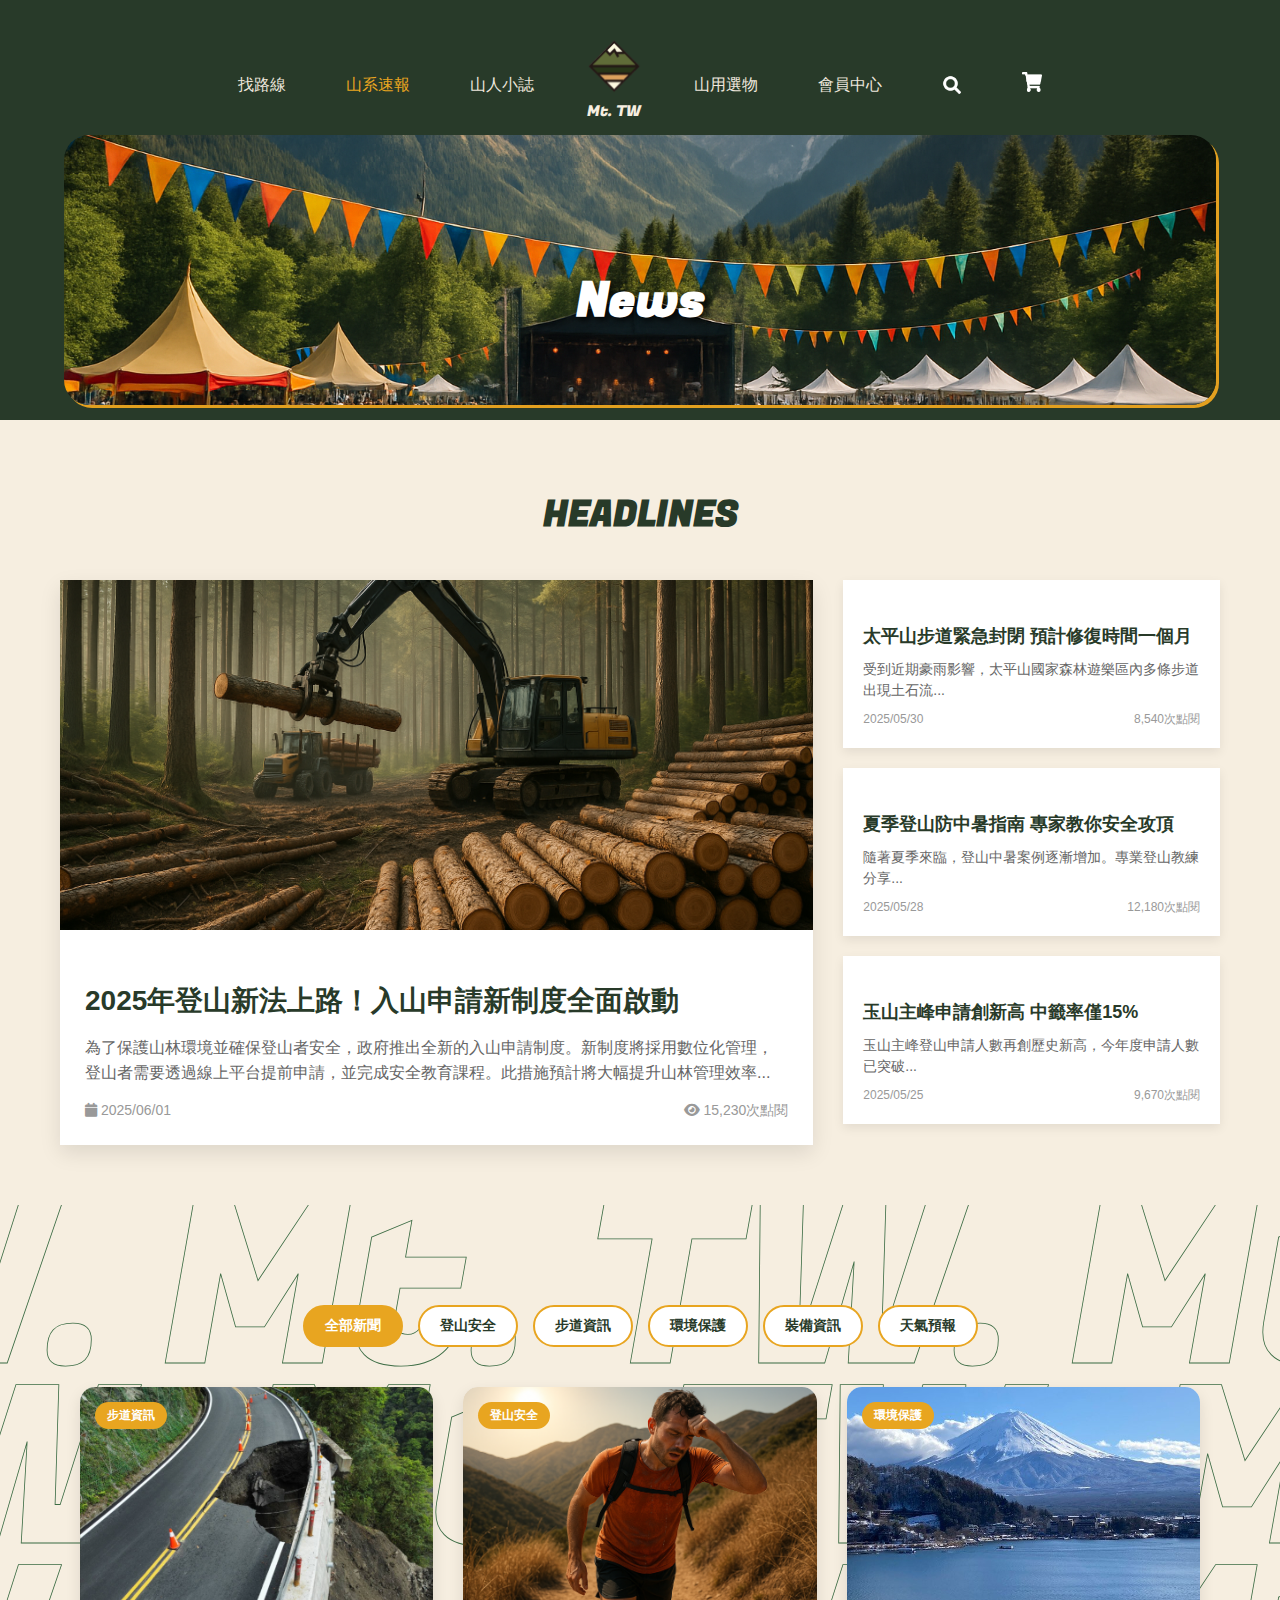
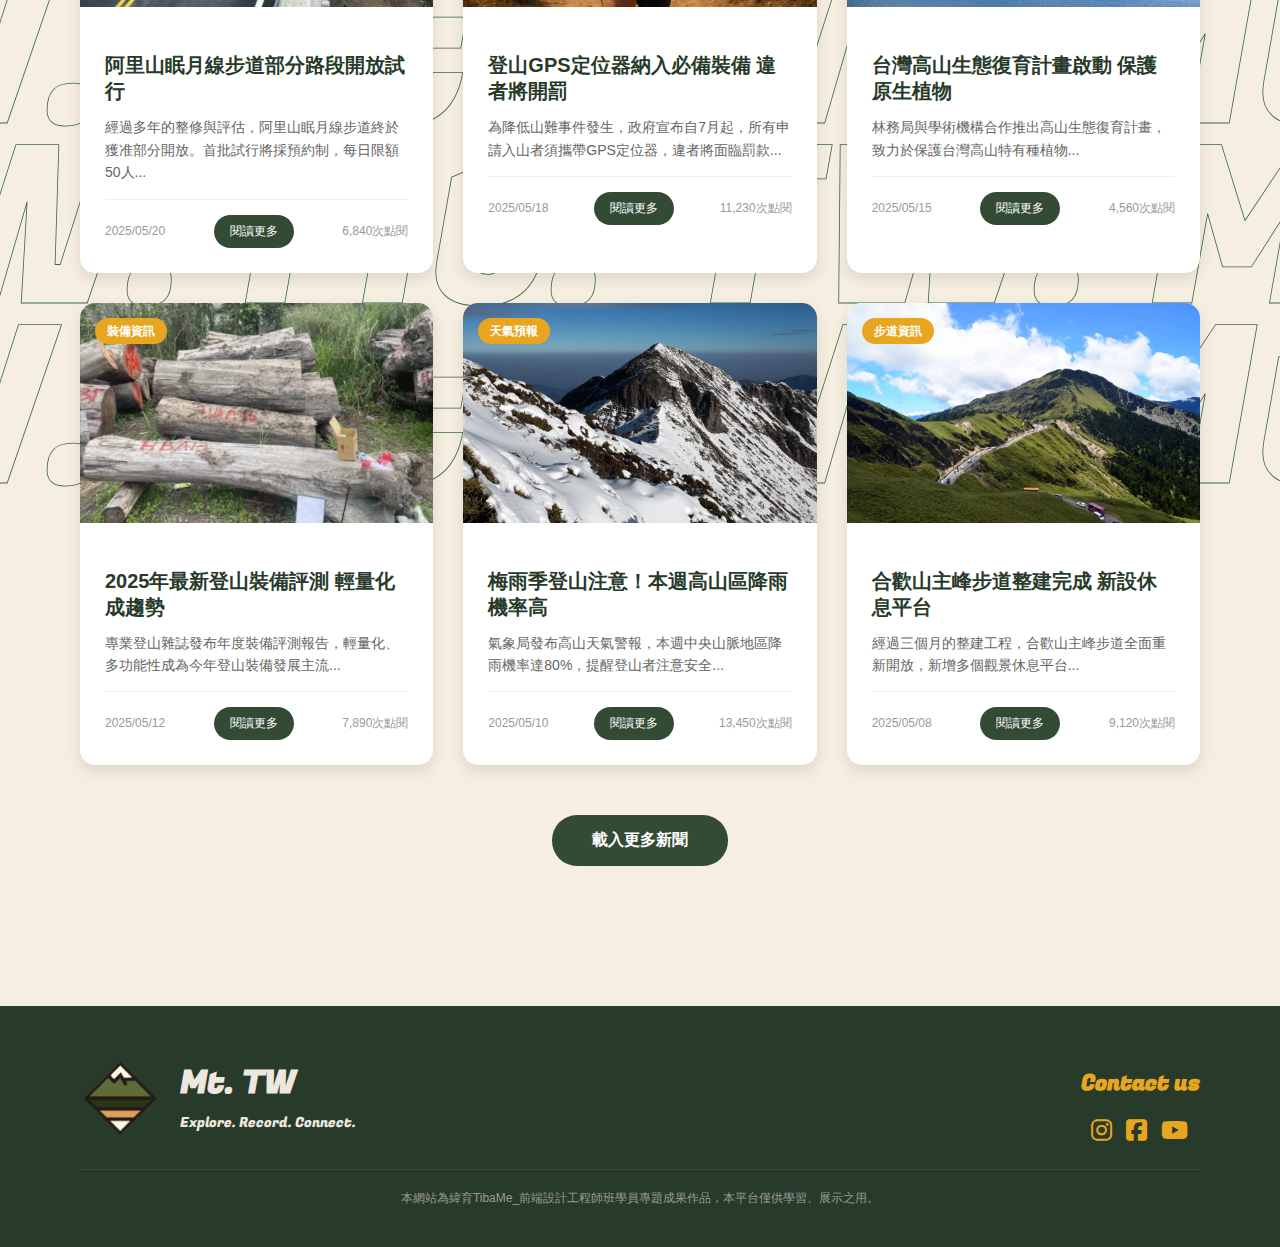
<file: news copy.html>
<!DOCTYPE html>
<html lang="zh-Hant">

<head>
    <meta charset="UTF-8">
    <meta name="viewport" content="width=device-width, initial-scale=1.0">
    <title>Mt. TW - news</title>
    <!-- Meyer's CSS Reset -->
    <link rel="stylesheet" href="/css/reset.css">
    <link href="https://fonts.googleapis.com/css2?family=Fugaz+One&display=swap" rel="stylesheet">
    <link rel="stylesheet" href="https://cdnjs.cloudflare.com/ajax/libs/font-awesome/6.4.0/css/all.min.css">
    <style>
        /* 重建被reset影響的基礎樣式 */
        * {
            margin: 0;
            padding: 0;
            box-sizing: border-box;
        }

        body {
            font-family: sans-serif;
            background-color: #F6EEE0;
            overflow-x: hidden;
            line-height: 1.4;
        }

        h1, h2, h3, h4, h5, h6 {
            font-weight: bold;
        }

        h1 {
            font-size: 2em;
            margin: 0.67em 0;
        }

        h2 {
            font-size: 1.5em;
            margin: 0.83em 0;
        }

        h3 {
            font-size: 1.17em;
            margin: 1em 0;
        }

        h4 {
            font-size: 1em;
            margin: 1.33em 0;
        }

        strong, b {
            font-weight: bold;
        }

        em, i {
            font-style: italic;
        }

        a {
            color: inherit;
            text-decoration: none;
        }

        button {
            cursor: pointer;
            border: none;
            background: none;
            font-family: inherit;
            font-size: inherit;
        }

        input, textarea, select {
            font-family: inherit;
            font-size: inherit;
            padding: 4px;
            border: 1px solid #ccc;
        }

        /* Header */
        header {
            width: 100%;
            height: 120px;
            background-color: #283A29;
            display: flex;
            justify-content: center;
            align-items: center;
            gap: 40px;
            font-size: 16px;
            position: relative;
        }

        .nav-item {
            position: relative;
            cursor: pointer;
            color: #EEE7DD;
            height: 30px;
            line-height: 30px;
            margin-top: 50px;
            text-align: center;
            text-decoration: none;
        }

        .nav-item.active {
            color: #E8A520;
        }

        .nav-item::after {
            content: attr(data-en);
            position: absolute;
            top: 0;
            left: 0;
            width: 100%;
            height: 30px;
            background-color: #E8A520;
            color: #000;
            display: flex;
            justify-content: center;
            align-items: center;
            font-family: 'Fugaz One', cursive;
            opacity: 0;
            transition: opacity 0.3s ease;
            z-index: 1;
        }

        .nav-item:hover::after {
            opacity: 1;
        }

        .nav-item.active::after {
            display: none;
        }

        .logo {
            width: 80px;
            height: auto;
            transform: scale(0.7);
            padding-top: 25px;
        }

        .logo-wrapper {
            display: flex;
            flex-direction: column;
            align-items: center;
        }

        .logo-wrapper a {
            text-decoration: none;
            display: flex;
            flex-direction: column;
            align-items: center;
        }

        .logo-text {
            font-family: 'Fugaz One', cursive;
            font-size: 15px;
            color: #F6EEE0;
            margin-top: -15px;
        }

        .nav {
            display: flex;
            align-items: center;
            gap: 60px;
        }

        .icon {
            width: 20px;
            height: 20px;
            filter: brightness(0) invert(1);
            cursor: pointer;
            transform: translateY(25px);
        }

        /* Banner */
        .news-banner {
            background: linear-gradient(135deg, #283A29 0%, #283A29 100%);
            height: 300px;
            display: flex;
            align-items: center;
            justify-content: center;
            position: relative;
            overflow: hidden;
        }

        .banner-image-container {
            position: relative;
            width: 90%;
            height: 90%;
            border-radius: 25px;
            overflow: hidden;
            box-shadow: 3px 3px 0px rgba(232, 162, 32, 0.979);
            z-index: 2;
        }

        .banner-image {
            position: absolute;
            top: 0;
            left: 0;
            width: 100%;
            height: 100%;
            background: url(img/banner_news2.png) center center / cover no-repeat;
            z-index: 1;
        }

        .news-title {
            position: absolute;
            top: 50%;
            left: 50%;
            transform: translate(-50%, -50%);
            font-family: 'Fugaz One', cursive;
            font-size: 48px;
            color: #ffffff;
            text-shadow: 3px 3px 6px rgba(0, 0, 0, 0.8);
            z-index: 10;
        }

        /* Main Content */
        .container {
            max-width: 1200px;
            margin: 0 auto;
            padding: 40px 20px;
        }

        /* Headlines Section */
        .headlines-section {
            margin-bottom: 60px;
        }

        .headlines-title {
            font-size: 36px;
            color: #283A29;
            margin-bottom: 30px;
            text-align: center;
            position: relative;
            font-family: 'Fugaz One';
        }

        .headlines-title::after {
            content: '';
            position: absolute;
            bottom: -10px;
            left: 50%;
            transform: translateX(-50%);
            width: 100px;
            height: 4px;
        }

        .headlines-grid {
            display: grid;
            grid-template-columns: 2fr 1fr;
            gap: 30px;
            margin-top: 40px;
        }

        .main-headline {
            position: relative;
            background: white;
            overflow: hidden;
            box-shadow: 0 8px 20px rgba(0, 0, 0, 0.1);
            transition: transform 0.3s ease;
            cursor: pointer;
        }

        .main-headline:hover {
            transform: translateY(-5px);
            box-shadow: 5px 5px 0px rgba(232, 165, 32, 1);
        }

        .main-headline-image {
            width: 100%;
            height: 350px;
            background: url(img/banner_news.png) center center / cover no-repeat;
            position: relative;
        }

        .main-headline-content {
            padding: 25px;
        }

        .main-headline-title {
            font-size: 28px;
            color: #283A29;
            margin-bottom: 15px;
            font-weight: bold;
            line-height: 1.3;
        }

        .main-headline-desc {
            font-size: 16px;
            color: #666;
            line-height: 1.6;
            margin-bottom: 15px;
        }

        .main-headline-meta {
            display: flex;
            justify-content: space-between;
            align-items: center;
            font-size: 14px;
            color: #999;
        }

        .side-headlines {
            display: flex;
            flex-direction: column;
            gap: 20px;
        }

        .side-headline {
            background: white;
            padding: 20px;
            box-shadow: 0 4px 10px rgba(0, 0, 0, 0.08);
            transition: all 0.3s ease;
            cursor: pointer;
        }

        .side-headline:hover {
            box-shadow: 5px 5px 0px rgba(232, 165, 32, 1);
            transform: translateY(-2px);
        }

        .side-headline-title {
            font-size: 18px;
            color: #283A29;
            margin-bottom: 10px;
            font-weight: bold;
            line-height: 1.4;
        }

        .side-headline-desc {
            font-size: 14px;
            color: #666;
            margin-bottom: 10px;
            line-height: 1.5;
        }

        .side-headline-meta {
            font-size: 12px;
            color: #999;
            display: flex;
            justify-content: space-between;
        }

        /* News Cards Background */
        .news-cards-background {
            position: relative;
            padding: 60px 0;
            margin-top: 50px;
            width: 100vw;
            left: 50%;
            right: 50%;
            margin-left: -50vw;
            margin-right: -50vw;
            overflow: hidden;
        }

        .news-bg-watermark {
            position: absolute;
            top: 0;
            left: -200%;
            width: 600%;
            height: 100%;
            font-family: "Fugaz One";
            font-size: 220px;
            font-weight: 400;
            line-height: normal;
            color: transparent;
            -webkit-text-stroke: 0.8px #3C6C44;
            z-index: 0;
            pointer-events: none;
        }

        .news-bg-watermark div {
            line-height: 180px;
            white-space: nowrap;
            animation-duration: 300s;
            animation-timing-function: linear;
            animation-iteration-count: infinite;
        }

        .news-bg-watermark div:nth-child(odd) {
            animation-name: marquee-scroll-left;
        }

        .news-bg-watermark div:nth-child(even) {
            transform: translateX(80px);
            animation-name: marquee-scroll-right;
        }

        @keyframes marquee-scroll-left {
            0% {
                transform: translateX(0%);
            }
            100% {
                transform: translateX(-50%);
            }
        }

        @keyframes marquee-scroll-right {
            0% {
                transform: translateX(80px);
            }
            100% {
                transform: translateX(-30%);
            }
        }

        /* Category Filter */
        .category-filter {
            display: flex;
            justify-content: center;
            gap: 15px;
            margin: 0 0 40px 0;
            flex-wrap: wrap;
            position: relative;
            z-index: 1;
        }

        .category-btn {
            padding: 10px 20px;
            background: white;
            color: #283A29;
            border: 2px solid #E8A520;
            border-radius: 25px;
            font-size: 14px;
            cursor: pointer;
            transition: all 0.3s ease;
            font-weight: bold;
        }

        .category-btn:hover,
        .category-btn.active {
            background: #E8A520;
            color: white;
        }

        /* News Cards Section */
        .news-cards-section {
            max-width: 1200px;
            margin: 0 auto;
            padding: 0 20px;
            position: relative;
            z-index: 1;
        }

        .news-grid {
            display: grid;
            grid-template-columns: repeat(3, 1fr);
            gap: 30px;
        }

        .news-card {
            background: white;
            border-radius: 15px;
            overflow: hidden;
            box-shadow: 0 6px 15px rgba(0, 0, 0, 0.1);
            transition: all 0.3s ease;
            cursor: pointer;
        }

        .news-card:hover {
            transform: translateY(-5px);
            box-shadow: 0 12px 25px rgba(0, 0, 0, 0.15);
        }

        .news-card-image {
            width: 100%;
            height: 220px;
            background-size: cover;
            background-position: center;
            position: relative;
        }

        .news-category-tag {
            position: absolute;
            top: 15px;
            left: 15px;
            background: #E8A520;
            color: white;
            padding: 5px 12px;
            border-radius: 15px;
            font-size: 12px;
            font-weight: bold;
        }

        .news-card-content {
            padding: 25px;
        }

        .news-card-title {
            font-size: 20px;
            color: #283A29;
            margin-bottom: 12px;
            font-weight: bold;
            line-height: 1.3;
        }

        .news-card-desc {
            font-size: 14px;
            color: #666;
            line-height: 1.6;
            margin-bottom: 15px;
        }

        .news-card-meta {
            display: flex;
            justify-content: space-between;
            align-items: center;
            font-size: 12px;
            color: #999;
            padding-top: 15px;
            border-top: 1px solid #eee;
        }

        .read-more-btn {
            background: #334B35;
            color: white;
            padding: 8px 16px;
            border: none;
            border-radius: 20px;
            font-size: 12px;
            cursor: pointer;
            transition: background 0.3s ease;
        }

        .read-more-btn:hover {
            background: #E8A520;
        }

        /* Load More Button */
        .load-more-section {
            text-align: center;
            margin-top: 50px;
            max-width: 1200px;
            margin-left: auto;
            margin-right: auto;
            padding: 0 20px;
        }

        .load-more-btn {
            background: #334B35;
            color: white;
            border: none;
            padding: 15px 40px;
            border-radius: 25px;
            font-size: 16px;
            font-weight: bold;
            cursor: pointer;
            transition: all 0.3s ease;
        }

        .load-more-btn:hover {
            background: #E8A520;
            transform: scale(1.05);
        }

        /* Footer */
        .footer {
            background-color: #283A29;
            color: #EEE7DD;
            display: flex;
            flex-direction: column;
            align-items: center;
            padding: 40px 80px;
            margin-top: 0;
        }

        .footer-content {
            display: flex;
            justify-content: space-between;
            align-items: center;
            width: 100%;
            max-width: 1200px;
            margin-bottom: 20px;
        }

        .footer-left {
            display: flex;
            align-items: center;
        }

        .footer-left a {
            display: flex;
            align-items: center;
            text-decoration: none;
        }

        .footer-left img {
            width: 80px;
            height: auto;
            margin-right: 20px;
        }

        .footer-text {
            font-family: 'Fugaz One';
        }

        .footer-text h1 {
            font-size: 32px;
            margin: 0;
            color: #EEE7DD;
        }

        .footer-text p {
            margin-top: 6px;
            font-size: 14px;
            color: #EEE7DD;
        }

        .footer-right {
            text-align: left;
            font-family: 'Fugaz One';
        }

        .footer-right h3 {
            color: #E8A520;
            margin-bottom: 16px;
            font-size: 22px;
        }

        .footer-disclaimer {
            text-align: center;
            font-size: 12px;
            color: #999;
            border-top: 1px solid #444;
            padding-top: 20px;
            width: 100%;
            max-width: 1200px;
        }

        .social-icons a {
            margin-left: 10px;
            font-size: 24px;
            color: #E8A520;
            text-decoration: none;
            transition: transform 0.3s;
        }

        .social-icons a:hover {
            transform: scale(1.2);
        }

        /* Responsive Design */
        @media (max-width: 768px) {
            .headlines-grid {
                grid-template-columns: 1fr;
            }
            
            .news-grid {
                grid-template-columns: 1fr;
            }
            
            .category-filter {
                justify-content: center;
            }
            
            .container {
                padding: 20px 15px;
            }
            
            .footer {
                flex-direction: column;
                height: auto;
                padding: 30px 20px;
            }
            
            .footer-left,
            .footer-right {
                margin: 0;
            }
        }

        @media (max-width: 1024px) and (min-width: 769px) {
            .news-grid {
                grid-template-columns: repeat(2, 1fr);
            }
        }
    </style>
</head>

<body>
    <!-- Header -->
    <header>
        <div class="nav">
            <a href="trail.html" class="nav-item" data-en="trail">找路線</a>
            <a href="news.html" class="nav-item active" data-en="news">山系速報</a>
            <a href="journal.html" class="nav-item" data-en="journal">山人小誌</a>
        </div>
        <div class="logo-wrapper">
            <a href="index.html">
                <img src="icon/logo.svg" alt="logo" class="logo">
                <div class="logo-text">Mt. TW</div>
            </a>
        </div>
        <div class="nav">
            <a href="store.html" class="nav-item" data-en="store">山用選物</a>
            <a href="login.html" class="nav-item" data-en="member">會員中心</a>
            <img src="icon/search.png" class="icon" alt="search">
            <a href="store.html"><img src="icon/cart.png" class="icon" alt="cart"></a>
        </div>
    </header>

    <!-- Banner -->
    <div class="news-banner">
        <div class="banner-image-container">
            <div class="banner-image"></div>
        </div>
        <h1 class="news-title">News</h1>
    </div>

    <!-- Main Content -->
    <div class="container">
        <!-- Headlines Section -->
        <section class="headlines-section">
            <h2 class="headlines-title">HEADLINES</h2>
            
            <div class="headlines-grid">
                <!-- Main Headline -->
                <article class="main-headline" onclick="window.location.href='news.html'">
                    <div class="main-headline-image"></div>
                    <div class="main-headline-content">
                        <h3 class="main-headline-title">2025年登山新法上路！入山申請新制度全面啟動</h3>
                        <p class="main-headline-desc">為了保護山林環境並確保登山者安全，政府推出全新的入山申請制度。新制度將採用數位化管理，登山者需要透過線上平台提前申請，並完成安全教育課程。此措施預計將大幅提升山林管理效率...</p>
                        <div class="main-headline-meta">
                            <span><i class="fas fa-calendar"></i> 2025/06/01</span>
                            <span><i class="fas fa-eye"></i> 15,230次點閱</span>
                        </div>
                    </div>
                </article>

                <!-- Side Headlines -->
                <div class="side-headlines">
                    <article class="side-headline" onclick="window.location.href='news.html'">
                        <h4 class="side-headline-title">太平山步道緊急封閉 預計修復時間一個月</h4>
                        <p class="side-headline-desc">受到近期豪雨影響，太平山國家森林遊樂區內多條步道出現土石流...</p>
                        <div class="side-headline-meta">
                            <span>2025/05/30</span>
                            <span>8,540次點閱</span>
                        </div>
                    </article>

                    <article class="side-headline" onclick="window.location.href='news.html'">
                        <h4 class="side-headline-title">夏季登山防中暑指南 專家教你安全攻頂</h4>
                        <p class="side-headline-desc">隨著夏季來臨，登山中暑案例逐漸增加。專業登山教練分享...</p>
                        <div class="side-headline-meta">
                            <span>2025/05/28</span>
                            <span>12,180次點閱</span>
                        </div>
                    </article>

                    <article class="side-headline" onclick="window.location.href='news.html'">
                        <h4 class="side-headline-title">玉山主峰申請創新高 中籤率僅15%</h4>
                        <p class="side-headline-desc">玉山主峰登山申請人數再創歷史新高，今年度申請人數已突破...</p>
                        <div class="side-headline-meta">
                            <span>2025/05/25</span>
                            <span>9,670次點閱</span>
                        </div>
                    </article>
                </div>
            </div>
        </section>

        <!-- Category Filter and News Cards with Watermark Background -->
        <div class="news-cards-background">
            <div class="news-bg-watermark">
                <div>Mt. TW. Mt. TW. Mt. TW. Mt. TW. Mt. TW. Mt. TW. Mt. TW. Mt. TW. Mt. TW. Mt. TW. Mt. TW. Mt. TW.</div>
                <div>Mt. TW. Mt. TW. Mt. TW. Mt. TW. Mt. TW. Mt. TW. Mt. TW. Mt. TW. Mt. TW. Mt. TW. Mt. TW. Mt. TW.</div>
                <div>Mt. TW. Mt. TW. Mt. TW. Mt. TW. Mt. TW. Mt. TW. Mt. TW. Mt. TW. Mt. TW. Mt. TW. Mt. TW. Mt. TW.</div>
                <div>Mt. TW. Mt. TW. Mt. TW. Mt. TW. Mt. TW. Mt. TW. Mt. TW. Mt. TW. Mt. TW. Mt. TW. Mt. TW. Mt. TW.</div>
                <div>Mt. TW. Mt. TW. Mt. TW. Mt. TW. Mt. TW. Mt. TW. Mt. TW. Mt. TW. Mt. TW. Mt. TW. Mt. TW. Mt. TW.</div>
            </div>

            <div class="container">
                <!-- Category Filter -->
                <div class="category-filter">
                    <button class="category-btn active" onclick="filterNews('all')">全部新聞</button>
                    <button class="category-btn" onclick="filterNews('safety')">登山安全</button>
                    <button class="category-btn" onclick="filterNews('trail')">步道資訊</button>
                    <button class="category-btn" onclick="filterNews('environment')">環境保護</button>
                    <button class="category-btn" onclick="filterNews('equipment')">裝備資訊</button>
                    <button class="category-btn" onclick="filterNews('weather')">天氣預報</button>
                </div>

                <!-- News Cards Section -->
                <section class="news-cards-section">
                    <div class="news-grid">
                        <article class="news-card" data-category="trail" onclick="window.location.href='news.html'">
                            <div class="news-card-image" style="background-image: url('img/新聞1.jpg');">
                                <span class="news-category-tag">步道資訊</span>
                            </div>
                            <div class="news-card-content">
                                <h3 class="news-card-title">阿里山眠月線步道部分路段開放試行</h3>
                                <p class="news-card-desc">經過多年的整修與評估，阿里山眠月線步道終於獲准部分開放。首批試行將採預約制，每日限額50人...</p>
                                <div class="news-card-meta">
                                    <span>2025/05/20</span>
                                    <button class="read-more-btn">閱讀更多</button>
                                    <span>6,840次點閱</span>
                                </div>
                            </div>
                        </article>

                        <article class="news-card" data-category="safety" onclick="window.location.href='news.html'">
                            <div class="news-card-image" style="background-image: url('img/新聞2.png');">
                                <span class="news-category-tag">登山安全</span>
                            </div>
                            <div class="news-card-content">
                                <h3 class="news-card-title">登山GPS定位器納入必備裝備 違者將開罰</h3>
                                <p class="news-card-desc">為降低山難事件發生，政府宣布自7月起，所有申請入山者須攜帶GPS定位器，違者將面臨罰款...</p>
                                <div class="news-card-meta">
                                    <span>2025/05/18</span>
                                    <button class="read-more-btn">閱讀更多</button>
                                    <span>11,230次點閱</span>
                                </div>
                            </div>
                        </article>

                        <article class="news-card" data-category="environment" onclick="window.location.href='news.html'">
                            <div class="news-card-image" style="background-image: url('img/新聞3.jpg');">
                                <span class="news-category-tag">環境保護</span>
                            </div>
                            <div class="news-card-content">
                                <h3 class="news-card-title">台灣高山生態復育計畫啟動 保護原生植物</h3>
                                <p class="news-card-desc">林務局與學術機構合作推出高山生態復育計畫，致力於保護台灣高山特有種植物...</p>
                                <div class="news-card-meta">
                                    <span>2025/05/15</span>
                                    <button class="read-more-btn">閱讀更多</button>
                                    <span>4,560次點閱</span>
                                </div>
                            </div>
                        </article>

                        <article class="news-card" data-category="equipment" onclick="window.location.href='store.html'">
                            <div class="news-card-image" style="background-image: url('img/新聞4.png');">
                                <span class="news-category-tag">裝備資訊</span>
                            </div>
                            <div class="news-card-content">
                                <h3 class="news-card-title">2025年最新登山裝備評測 輕量化成趨勢</h3>
                                <p class="news-card-desc">專業登山雜誌發布年度裝備評測報告，輕量化、多功能性成為今年登山裝備發展主流...</p>
                                <div class="news-card-meta">
                                    <span>2025/05/12</span>
                                    <button class="read-more-btn">閱讀更多</button>
                                    <span>7,890次點閱</span>
                                </div>
                            </div>
                        </article>

                        <article class="news-card" data-category="weather" onclick="window.location.href='news.html'">
                            <div class="news-card-image" style="background-image: url('img/雪山001.jpg');">
                                <span class="news-category-tag">天氣預報</span>
                            </div>
                            <div class="news-card-content">
                                <h3 class="news-card-title">梅雨季登山注意！本週高山區降雨機率高</h3>
                                <p class="news-card-desc">氣象局發布高山天氣警報，本週中央山脈地區降雨機率達80%，提醒登山者注意安全...</p>
                                <div class="news-card-meta">
                                    <span>2025/05/10</span>
                                    <button class="read-more-btn">閱讀更多</button>
                                    <span>13,450次點閱</span>
                                </div>
                            </div>
                        </article>

                        <article class="news-card" data-category="trail" onclick="window.location.href='trail.html'">
                            <div class="news-card-image" style="background-image: url('img/合歡.jpg');">
                                <span class="news-category-tag">步道資訊</span>
                            </div>
                            <div class="news-card-content">
                                <h3 class="news-card-title">合歡山主峰步道整建完成 新設休息平台</h3>
                                <p class="news-card-desc">經過三個月的整建工程，合歡山主峰步道全面重新開放，新增多個觀景休息平台...</p>
                                <div class="news-card-meta">
                                    <span>2025/05/08</span>
                                    <button class="read-more-btn">閱讀更多</button>
                                    <span>9,120次點閱</span>
                                </div>
                            </div>
                        </article>
                    </div>
                </section>

                <!-- Load More Button -->
                <div class="load-more-section">
                    <button class="load-more-btn" onclick="loadMoreNews()">
                        載入更多新聞
                    </button>
                </div>
            </div>
        </div>
    </div>

    <!-- Footer -->
    <footer class="footer">
        <div class="footer-content">
            <div class="footer-left">
                <a href="index.html">
                    <img src="icon/logo.svg" alt="Logo">
                    <div class="footer-text">
                        <h1>Mt. TW</h1>
                        <p>Explore. Record. Connect.</p>
                    </div>
                </a>
            </div>
            <div class="footer-right">
                <h3>Contact us</h3>
                <div class="social-icons">
                    <a href="#"><i class="fab fa-instagram"></i></a>
                    <a href="#"><i class="fab fa-facebook-square"></i></a>
                    <a href="#"><i class="fab fa-youtube"></i></a>
                </div>
            </div>
        </div>
        <div class="footer-disclaimer">
            本網站為緯育TibaMe_前端設計工程師班學員專題成果作品，本平台僅供學習、展示之用。
        </div>
    </footer>

</body>

</html>
</file>
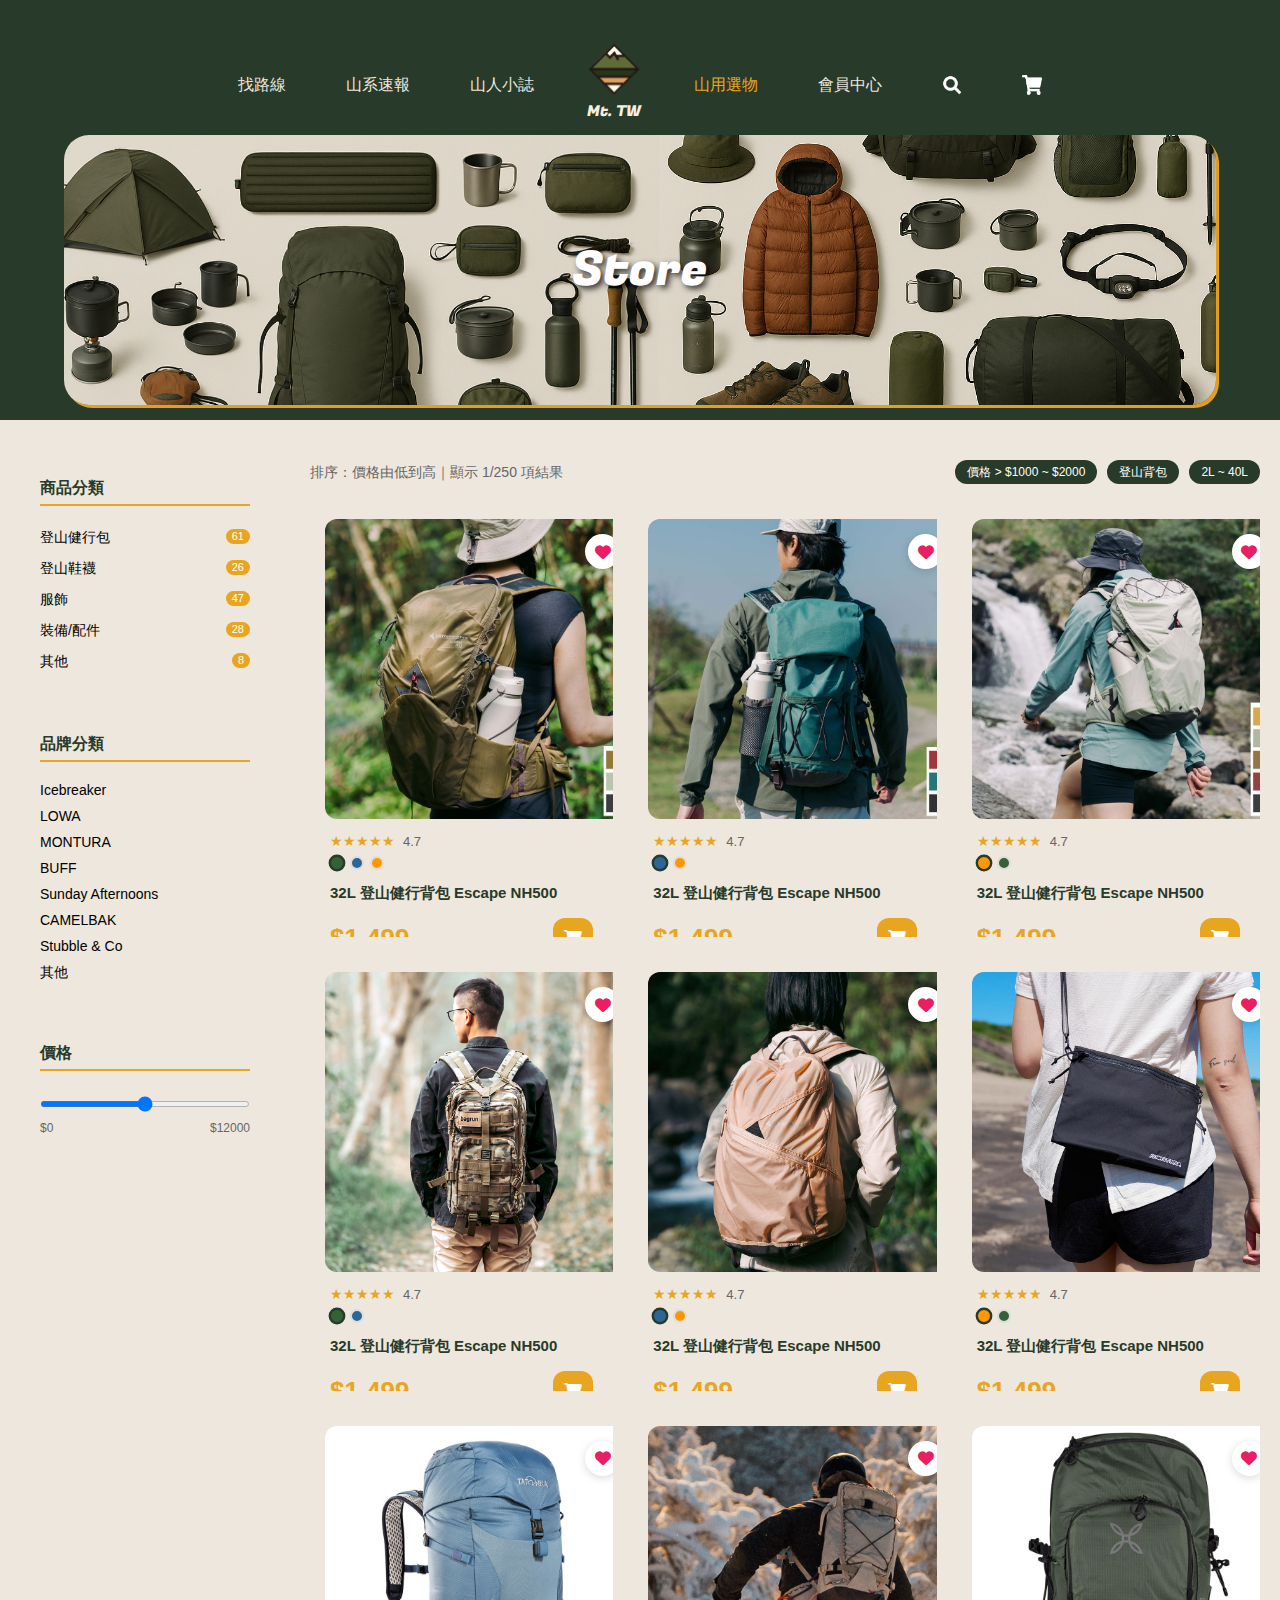
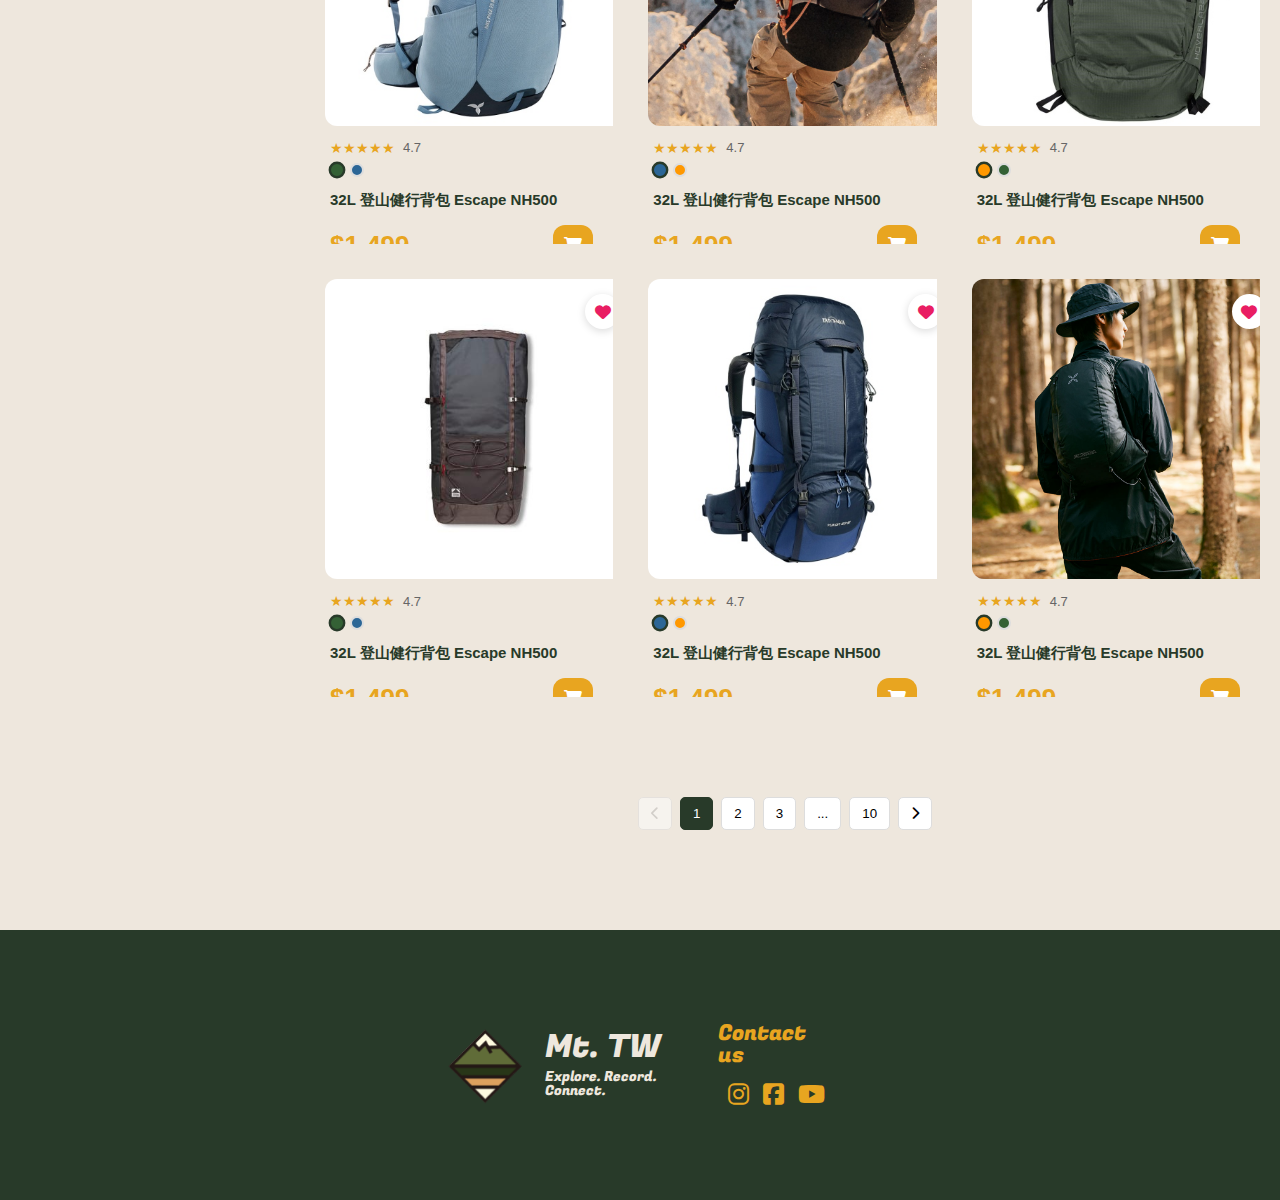
<file: store copy.html>
<!DOCTYPE html>
<html lang="zh-Hant">

<head>
    <meta charset="UTF-8">
    <meta name="viewport" content="width=device-width, initial-scale=1.0">
    <title>Mt. TW - store</title>
    <!-- Meyer's CSS Reset -->
    <link rel="stylesheet" href="/css/reset.css">
    <link href="https://fonts.googleapis.com/css2?family=Fugaz+One&display=swap" rel="stylesheet">
    <link rel="stylesheet" href="https://cdnjs.cloudflare.com/ajax/libs/font-awesome/6.4.0/css/all.min.css">
    <style>
        * {
            margin: 0;
            padding: 0;
            box-sizing: border-box;
        }

        body {
            font-family: sans-serif;
            background-color: #EEE7DD;
        }

        /* Header */
        header {
            width: 100%;
            height: 120px;
            background-color: #283A29;
            display: flex;
            justify-content: center;
            align-items: center;
            gap: 40px;
            font-size: 16px;
            position: relative;
        }

        .nav-item {
            position: relative;
            cursor: pointer;
            color: #EEE7DD;
            height: 30px;
            line-height: 30px;
            margin-top: 50px;
            text-align: center;
            text-decoration: none;
        }

        .nav-item.active {
            color: #E8A520;
        }

        .nav-item::after {
            content: attr(data-en);
            position: absolute;
            top: 0;
            left: 0;
            width: 100%;
            height: 30px;
            background-color: #E8A520;
            color: #000;
            display: flex;
            justify-content: center;
            align-items: center;
            font-family: 'Fugaz One', cursive;
            opacity: 0;
            transition: opacity 0.3s ease;
            z-index: 1;
        }

        .nav-item:hover::after {
            opacity: 1;
        }

        .nav-item.active::after {
            display: none;
        }

        .logo {
            width: 80px;
            height: auto;
            transform: scale(0.7);
            padding-top: 25px;
        }

        .logo-wrapper {
            display: flex;
            flex-direction: column;
            align-items: center;
        }

        .logo-wrapper a {
            text-decoration: none;
            display: flex;
            flex-direction: column;
            align-items: center;
        }

        .logo-text {
            font-family: 'Fugaz One', cursive;
            font-size: 15px;
            color: #F6EEE0;
            margin-top: -15px;
        }

        .nav {
            display: flex;
            align-items: center;
            gap: 60px;
        }

        .icon {
            width: 20px;
            height: 20px;
            filter: brightness(0) invert(1);
            cursor: pointer;
            transform: translateY(25px);
        }

        /* Store Banner */
        .store-banner {
            background: linear-gradient(135deg, #283A29 0%, #283A29 100%);
            height: 300px;
            display: flex;
            align-items: center;
            justify-content: center;
            position: relative;
            overflow: hidden;
        }

        .banner-image-container {
            position: relative;
            width: 90%;
            height: 90%;
            border-radius: 25px;
            overflow: hidden;
            box-shadow: 3px 3px 0px rgba(232, 162, 32, 0.979);
            z-index: 2;
        }

        .banner-image {
            position: absolute;
            top: 0;
            left: 0;
            width: 100%;
            height: 100%;
            background: url(img/banner_store.png) center center / cover no-repeat;
            z-index: 1;
        }

        .store-title {
            position: absolute;
            top: 50%;
            left: 50%;
            transform: translate(-50%, -50%);
            font-family: 'Fugaz One', cursive;
            font-size: 48px;
            color: #ffffff;
            text-shadow: 3px 3px 6px rgba(0, 0, 0, 0.8);
            z-index: 10;
        }

        /* Main Content */
        .container {
            max-width: 1400px;
            margin: 0 auto;
            padding: 40px 20px;
            display: flex;
            gap: 40px;
        }

        /* Sidebar */
        .sidebar {
            width: 250px;
            flex-shrink: 0;
        }

        .filter-box {
            border-radius: 12px;
            padding: 20px;
            margin-bottom: 20px;
        }

        .filter-title {
            font-weight: bold;
            font-size: 16px;
            color: #283A29;
            margin-bottom: 15px;
            padding-bottom: 8px;
            border-bottom: 2px solid #E8A520;
        }

        .category-item {
            display: flex;
            justify-content: space-between;
            align-items: center;
            padding: 8px 0;
            cursor: pointer;
            font-size: 14px;
        }

        .category-item:hover {
            color: #E8A520;
        }

        .category-count {
            background: #E8A520;
            color: white;
            padding: 2px 6px;
            border-radius: 10px;
            font-size: 11px;
        }

        .brand-item {
            padding: 6px 0;
            cursor: pointer;
            font-size: 14px;
        }

        .brand-item:hover {
            color: #E8A520;
        }

        .price-slider {
            width: 100%;
            height: 6px;
            background: #ddd;
            border-radius: 3px;
            outline: none;
            margin: 15px 0;
        }

        .price-labels {
            display: flex;
            justify-content: space-between;
            font-size: 12px;
            color: #666;
        }

        /* Product Area */
        .product-area {
            flex: 1;
        }

        .product-header {
            display: flex;
            justify-content: space-between;
            align-items: center;
            margin-bottom: 20px;
        }

        .sort-info {
            color: #666;
            font-size: 14px;
        }

        .filter-tags {
            display: flex;
            gap: 10px;
        }

        .filter-tag {
            background: #283A29;
            color: white;
            padding: 6px 12px;
            border-radius: 15px;
            font-size: 12px;
            cursor: pointer;
        }

        .filter-tag:hover {
            background: #E8A520;
        }

        /* Product Grid */
        .product-grid {
            display: grid;
            grid-template-columns: repeat(3, 1fr);
            gap: 20px;
            margin-bottom: 40px;
        }

        /* 新的卡片樣式 */
        .product-card {
            overflow: hidden;
            transition: transform 0.3s ease, box-shadow 0.3s ease;
            position: relative;
            display: flex;
            flex-direction: column;
            aspect-ratio: 0.7;
            text-decoration: none;
            color: inherit;
        }

        .product-card:hover {
            transform: translateY(-8px);
            box-shadow: 0 8px 25px rgba(0, 0, 0, 0.15);
        }

        /* 圓角圖片容器 */
        .product-image {
            width: 310px;
            height: 300px;
            background: #f8f8f8;
            display: flex;
            align-items: center;
            justify-content: center;
            position: relative;
            border-radius: 20px;
            margin: 15px;
        }

        .product-image img {
            width: 310px;
            height: 300px;
            object-fit: cover;
            border-radius: 12px;
        }

        /* 愛心按鈕 */
        .heart-btn {
            position: absolute;
            top: 15px;
            right: 15px;
            background: white;
            border: none;
            border-radius: 50%;
            width: 35px;
            height: 35px;
            display: flex;
            align-items: center;
            justify-content: center;
            cursor: pointer;
            box-shadow: 0 2px 8px rgba(0, 0, 0, 0.15);
            color: #e91e63;
            font-size: 16px;
            transition: all 0.3s ease;
        }

        .heart-btn:hover {
            transform: scale(1.1);
            background: #ffe8f0;
        }

        /* 產品資訊區域 */
        .product-info {
            padding: 0 20px 20px 20px;
            flex: 1;
            display: flex;
            flex-direction: column;
        }

        /* 評分和顏色選擇 */
        .product-meta {
            margin-bottom: 12px;
        }

        .rating {
            display: flex;
            align-items: center;
            gap: 8px;
            margin-bottom: 8px;
        }

        .stars {
            color: #E8A520;
            font-size: 14px;
        }

        .rating-score {
            font-size: 13px;
            color: #666;
            font-weight: 500;
        }

        .color-dots {
            display: flex;
            gap: 6px;
        }

        .color-dot {
            width: 14px;
            height: 14px;
            border-radius: 50%;
            border: 2px solid #ddd;
            cursor: pointer;
            transition: all 0.3s ease;
        }

        .color-dot.active {
            border-color: #283A29;
            transform: scale(1.2);
        }

        .color-dot:hover {
            transform: scale(1.1);
        }

        .color-green {
            background: #346135;
        }

        .color-blue {
            background: #2b6696;
        }

        .color-orange {
            background: #FF9800;
        }

        /* 產品名稱 */
        .product-name {
            font-weight: 600;
            font-size: 15px;
            color: #283A29;
            margin-bottom: 15px;
            line-height: 1.4;
            flex: 1;
        }

        /* 底部區域：價格和購物車 */
        .product-bottom {
            display: flex;
            justify-content: space-between;
            align-items: center;
            margin-top: auto;
        }

        .product-price {
            font-size: 26px;
            font-weight: bold;
            color: #E8A520;
        }

        /* 小購物車按鈕 */
        .cart-btn-small {
            background: #E8A520;
            color: white;
            border: none;
            border-radius: 12px;
            width: 40px;
            height: 40px;
            display: flex;
            align-items: center;
            justify-content: center;
            cursor: pointer;
            transition: all 0.3s ease;
            font-size: 16px;
        }

        .cart-btn-small:hover {
            background: #d4941c;
            transform: scale(1.05);
        }

        .cart-btn-small:active {
            transform: scale(0.95);
        }

        /* Pagination */
        .pagination {
            display: flex;
            justify-content: center;
            align-items: center;
            gap: 8px;
            margin-top: 100px;
        }

        .page-btn {
            background: white;
            border: 1px solid #ddd;
            padding: 8px 12px;
            border-radius: 5px;
            cursor: pointer;
            transition: all 0.3s ease;
        }

        .page-btn:hover {
            background: #f5f5f5;
        }

        .page-btn.active {
            background: #283A29;
            color: white;
            border-color: #283A29;
        }

        .page-btn:disabled {
            opacity: 0.5;
            cursor: not-allowed;
        }

        /* Footer */
        .footer {
            background-color: #283A29;
            color: #EEE7DD;
            display: flex;
            justify-content: space-between;
            align-items: center;
            padding: 40px 80px;
            height: 270px;
            margin-top: 60px;
        }

        .footer-left {
            display: flex;
            align-items: center;
            margin-left: 365px;
        }

        .footer-left img {
            width: 80px;
            height: auto;
            margin-right: 20px;
        }

        .footer-text {
            font-family: 'Fugaz One';
        }

        .footer-text h1 {
            font-size: 32px;
            margin: 0;
            color: #EEE7DD;
        }

        .footer-text p {
            margin-top: 6px;
            font-size: 14px;
            color: #EEE7DD;
        }

        .footer-right {
            text-align: left;
            font-family: 'Fugaz One';
            margin-right: 364px;
        }

        .footer-right h3 {
            color: #E8A520;
            margin-bottom: 16px;
            font-size: 22px;
        }

        .social-icons a {
            margin-left: 10px;
            font-size: 24px;
            color: #E8A520;
            text-decoration: none;
            transition: transform 0.3s;
        }

        .social-icons a:hover {
            transform: scale(1.2);
        }
    </style>
</head>

<body>
    <!-- Header -->
    <header>
        <div class="nav">
            <a href="trail.html" class="nav-item" data-en="trail">找路線</a>
            <a href="news.html" class="nav-item" data-en="news">山系速報</a>
            <a href="journal.html" class="nav-item" data-en="journal">山人小誌</a>
        </div>
        <div class="logo-wrapper">
            <a href="index.html">
                <img src="icon/logo.svg" alt="logo" class="logo">
                <div class="logo-text">Mt. TW</div>
            </a>
        </div>
        <div class="nav">
            <a href="store.html" class="nav-item active" data-en="store">山用選物</a>
            <a href="login.html" class="nav-item" data-en="member">會員中心</a>
            <img src="icon/search.png" class="icon" alt="search">
            <img src="icon/cart.png" class="icon" alt="cart">
        </div>
    </header>

    <!-- Store Banner -->
    <div class="store-banner">
        <div class="banner-image-container">
            <div class="banner-image"></div>
        </div>
        <h1 class="store-title">Store</h1>
    </div>

    <!-- Main Content -->
    <div class="container">
        <!-- Sidebar -->
        <div class="sidebar">
            <!-- Categories -->
            <div class="filter-box">
                <h3 class="filter-title">商品分類</h3>
                <div class="category-item">
                    <span>登山健行包</span>
                    <span class="category-count">61</span>
                </div>
                <div class="category-item">
                    <span>登山鞋襪</span>
                    <span class="category-count">26</span>
                </div>
                <div class="category-item">
                    <span>服飾</span>
                    <span class="category-count">47</span>
                </div>
                <div class="category-item">
                    <span>裝備/配件</span>
                    <span class="category-count">28</span>
                </div>
                <div class="category-item">
                    <span>其他</span>
                    <span class="category-count">8</span>
                </div>
            </div>

            <!-- Brands -->
            <div class="filter-box">
                <h3 class="filter-title">品牌分類</h3>
                <div class="brand-item">Icebreaker</div>
                <div class="brand-item">LOWA</div>
                <div class="brand-item">MONTURA</div>
                <div class="brand-item">BUFF</div>
                <div class="brand-item">Sunday Afternoons</div>
                <div class="brand-item">CAMELBAK</div>
                <div class="brand-item">Stubble & Co</div>
                <div class="brand-item">其他</div>
            </div>

            <!-- Price -->
            <div class="filter-box">
                <h3 class="filter-title">價格</h3>
                <input type="range" min="0" max="12000" value="6000" class="price-slider">
                <div class="price-labels">
                    <span>$0</span>
                    <span>$12000</span>
                </div>
            </div>
        </div>

        <!-- Product Area -->
        <div class="product-area">
            <!-- Product Header -->
            <div class="product-header">
                <div class="sort-info">
                    排序：價格由低到高｜顯示 1/250 項結果
                </div>
                <div class="filter-tags">
                    <span class="filter-tag">價格 > $1000 ~ $2000</span>
                    <span class="filter-tag">登山背包</span>
                    <span class="filter-tag">2L ~ 40L</span>
                </div>
            </div>

            <!-- Product Grid -->
            <div class="product-grid">
                <!-- Product 1 -->
                <a href="item.html" class="product-card">
                    <div class="product-image">
                        <img src="img/bag/登山包001.jpg" alt="登山背包">
                        <button class="heart-btn">
                            <i class="fas fa-heart"></i>
                        </button>
                    </div>
                    <div class="product-info">
                        <div class="product-meta">
                            <div class="rating">
                                <div class="stars">★★★★★</div>
                                <span class="rating-score">4.7</span>
                            </div>
                            <div class="color-dots">
                                <div class="color-dot color-green active"></div>
                                <div class="color-dot color-blue"></div>
                                <div class="color-dot color-orange"></div>
                            </div>
                        </div>
                        <h3 class="product-name">32L 登山健行背包 Escape NH500</h3>
                        <div class="product-bottom">
                            <div class="product-price">$1,499</div>
                            <button class="cart-btn-small">
                                <i class="fas fa-shopping-cart"></i>
                            </button>
                        </div>
                    </div>
                </a>

                <!-- Product 2 -->
                <a href="item.html" class="product-card">
                    <div class="product-image">
                        <img src="img/bag/登山包002.jpg" alt="登山背包">
                        <button class="heart-btn">
                            <i class="fas fa-heart"></i>
                        </button>
                    </div>
                    <div class="product-info">
                        <div class="product-meta">
                            <div class="rating">
                                <div class="stars">★★★★★</div>
                                <span class="rating-score">4.7</span>
                            </div>
                            <div class="color-dots">
                                <div class="color-dot color-blue active"></div>
                                <div class="color-dot color-orange"></div>
                            </div>
                        </div>
                        <h3 class="product-name">32L 登山健行背包 Escape NH500</h3>
                        <div class="product-bottom">
                            <div class="product-price">$1,499</div>
                            <button class="cart-btn-small">
                                <i class="fas fa-shopping-cart"></i>
                            </button>
                        </div>
                    </div>
                </a>

                <!-- Product 3 -->
                <a href="item.html" class="product-card">
                    <div class="product-image">
                        <img src="img/bag/登山包003.jpg" alt="登山背包">
                        <button class="heart-btn">
                            <i class="fas fa-heart"></i>
                        </button>
                    </div>
                    <div class="product-info">
                        <div class="product-meta">
                            <div class="rating">
                                <div class="stars">★★★★★</div>
                                <span class="rating-score">4.7</span>
                            </div>
                            <div class="color-dots">
                                <div class="color-dot color-orange active"></div>
                                <div class="color-dot color-green"></div>
                            </div>
                        </div>
                        <h3 class="product-name">32L 登山健行背包 Escape NH500</h3>
                        <div class="product-bottom">
                            <div class="product-price">$1,499</div>
                            <button class="cart-btn-small">
                                <i class="fas fa-shopping-cart"></i>
                            </button>
                        </div>
                    </div>
                </a>

                <!-- Product 4 -->
                <a href="item.html" class="product-card">
                    <div class="product-image">
                        <img src="img/bag/登山包004.jpg" alt="登山背包">
                        <button class="heart-btn">
                            <i class="fas fa-heart"></i>
                        </button>
                    </div>
                    <div class="product-info">
                        <div class="product-meta">
                            <div class="rating">
                                <div class="stars">★★★★★</div>
                                <span class="rating-score">4.7</span>
                            </div>
                            <div class="color-dots">
                                <div class="color-dot color-green active"></div>
                                <div class="color-dot color-blue"></div>
                            </div>
                        </div>
                        <h3 class="product-name">32L 登山健行背包 Escape NH500</h3>
                        <div class="product-bottom">
                            <div class="product-price">$1,499</div>
                            <button class="cart-btn-small">
                                <i class="fas fa-shopping-cart"></i>
                            </button>
                        </div>
                    </div>
                </a>

                <!-- Product 5 -->
                <a href="item.html" class="product-card">
                    <div class="product-image">
                        <img src="img/bag/登山包005.jpg" alt="登山背包">
                        <button class="heart-btn">
                            <i class="fas fa-heart"></i>
                        </button>
                    </div>
                    <div class="product-info">
                        <div class="product-meta">
                            <div class="rating">
                                <div class="stars">★★★★★</div>
                                <span class="rating-score">4.7</span>
                            </div>
                            <div class="color-dots">
                                <div class="color-dot color-blue active"></div>
                                <div class="color-dot color-orange"></div>
                            </div>
                        </div>
                        <h3 class="product-name">32L 登山健行背包 Escape NH500</h3>
                        <div class="product-bottom">
                            <div class="product-price">$1,499</div>
                            <button class="cart-btn-small">
                                <i class="fas fa-shopping-cart"></i>
                            </button>
                        </div>
                    </div>
                </a>

                <!-- Product 6 -->
                <a href="item.html" class="product-card">
                    <div class="product-image">
                        <img src="img/bag/登山包006.jpg" alt="登山背包">
                        <button class="heart-btn">
                            <i class="fas fa-heart"></i>
                        </button>
                    </div>
                    <div class="product-info">
                        <div class="product-meta">
                            <div class="rating">
                                <div class="stars">★★★★★</div>
                                <span class="rating-score">4.7</span>
                            </div>
                            <div class="color-dots">
                                <div class="color-dot color-orange active"></div>
                                <div class="color-dot color-green"></div>
                            </div>
                        </div>
                        <h3 class="product-name">32L 登山健行背包 Escape NH500</h3>
                        <div class="product-bottom">
                            <div class="product-price">$1,499</div>
                            <button class="cart-btn-small">
                                <i class="fas fa-shopping-cart"></i>
                            </button>
                        </div>
                    </div>
                </a>

                <!-- Product 7 -->
                <a href="item.html" class="product-card">
                    <div class="product-image">
                        <img src="img/bag/登山包007.jpg" alt="登山背包">
                        <button class="heart-btn">
                            <i class="fas fa-heart"></i>
                        </button>
                    </div>
                    <div class="product-info">
                        <div class="product-meta">
                            <div class="rating">
                                <div class="stars">★★★★★</div>
                                <span class="rating-score">4.7</span>
                            </div>
                            <div class="color-dots">
                                <div class="color-dot color-green active"></div>
                                <div class="color-dot color-blue"></div>
                            </div>
                        </div>
                        <h3 class="product-name">32L 登山健行背包 Escape NH500</h3>
                        <div class="product-bottom">
                            <div class="product-price">$1,499</div>
                            <button class="cart-btn-small">
                                <i class="fas fa-shopping-cart"></i>
                            </button>
                        </div>
                    </div>
                </a>

                <!-- Product 8 -->
                <a href="item.html" class="product-card">
                    <div class="product-image">
                        <img src="img/bag/登山包008.jpg" alt="登山背包">
                        <button class="heart-btn">
                            <i class="fas fa-heart"></i>
                        </button>
                    </div>
                    <div class="product-info">
                        <div class="product-meta">
                            <div class="rating">
                                <div class="stars">★★★★★</div>
                                <span class="rating-score">4.7</span>
                            </div>
                            <div class="color-dots">
                                <div class="color-dot color-blue active"></div>
                                <div class="color-dot color-orange"></div>
                            </div>
                        </div>
                        <h3 class="product-name">32L 登山健行背包 Escape NH500</h3>
                        <div class="product-bottom">
                            <div class="product-price">$1,499</div>
                            <button class="cart-btn-small">
                                <i class="fas fa-shopping-cart"></i>
                            </button>
                        </div>
                    </div>
                </a>

                <!-- Product 9 -->
                <a href="item.html" class="product-card">
                    <div class="product-image">
                        <img src="img/bag/登山包009.jpg" alt="登山背包">
                        <button class="heart-btn">
                            <i class="fas fa-heart"></i>
                        </button>
                    </div>
                    <div class="product-info">
                        <div class="product-meta">
                            <div class="rating">
                                <div class="stars">★★★★★</div>
                                <span class="rating-score">4.7</span>
                            </div>
                            <div class="color-dots">
                                <div class="color-dot color-orange active"></div>
                                <div class="color-dot color-green"></div>
                            </div>
                        </div>
                        <h3 class="product-name">32L 登山健行背包 Escape NH500</h3>
                        <div class="product-bottom">
                            <div class="product-price">$1,499</div>
                            <button class="cart-btn-small">
                                <i class="fas fa-shopping-cart"></i>
                            </button>
                        </div>
                    </div>
                </a>

                <!-- Product 10 -->
                <a href="item.html" class="product-card">
                    <div class="product-image">
                        <img src="img/bag/登山包010.jpg" alt="登山背包">
                        <button class="heart-btn">
                            <i class="fas fa-heart"></i>
                        </button>
                    </div>
                    <div class="product-info">
                        <div class="product-meta">
                            <div class="rating">
                                <div class="stars">★★★★★</div>
                                <span class="rating-score">4.7</span>
                            </div>
                            <div class="color-dots">
                                <div class="color-dot color-green active"></div>
                                <div class="color-dot color-blue"></div>
                            </div>
                        </div>
                        <h3 class="product-name">32L 登山健行背包 Escape NH500</h3>
                        <div class="product-bottom">
                            <div class="product-price">$1,499</div>
                            <button class="cart-btn-small">
                                <i class="fas fa-shopping-cart"></i>
                            </button>
                        </div>
                    </div>
                </a>

                <!-- Product 11 -->
                <a href="item.html" class="product-card">
                    <div class="product-image">
                        <img src="img/bag/登山包011.jpg" alt="登山背包">
                        <button class="heart-btn">
                            <i class="fas fa-heart"></i>
                        </button>
                    </div>
                    <div class="product-info">
                        <div class="product-meta">
                            <div class="rating">
                                <div class="stars">★★★★★</div>
                                <span class="rating-score">4.7</span>
                            </div>
                            <div class="color-dots">
                                <div class="color-dot color-blue active"></div>
                                <div class="color-dot color-orange"></div>
                            </div>
                        </div>
                        <h3 class="product-name">32L 登山健行背包 Escape NH500</h3>
                        <div class="product-bottom">
                            <div class="product-price">$1,499</div>
                            <button class="cart-btn-small">
                                <i class="fas fa-shopping-cart"></i>
                            </button>
                        </div>
                    </div>
                </a>

                <!-- Product 12 -->
                <a href="item.html" class="product-card">
                    <div class="product-image">
                        <img src="img/bag/登山包012.jpg" alt="登山背包">
                        <button class="heart-btn">
                            <i class="fas fa-heart"></i>
                        </button>
                    </div>
                    <div class="product-info">
                        <div class="product-meta">
                            <div class="rating">
                                <div class="stars">★★★★★</div>
                                <span class="rating-score">4.7</span>
                            </div>
                            <div class="color-dots">
                                <div class="color-dot color-orange active"></div>
                                <div class="color-dot color-green"></div>
                            </div>
                        </div>
                        <h3 class="product-name">32L 登山健行背包 Escape NH500</h3>
                        <div class="product-bottom">
                            <div class="product-price">$1,499</div>
                            <button class="cart-btn-small">
                                <i class="fas fa-shopping-cart"></i>
                            </button>
                        </div>
                    </div>
                </a>
            </div>

            <!-- Pagination -->
            <div class="pagination">
                <button class="page-btn" disabled>
                    <i class="fas fa-chevron-left"></i>
                </button>
                <button class="page-btn active">1</button>
                <button class="page-btn">2</button>
                <button class="page-btn">3</button>
                <button class="page-btn">...</button>
                <button class="page-btn">10</button>
                <button class="page-btn">
                    <i class="fas fa-chevron-right"></i>
                </button>
            </div>
        </div>
    </div>

    <!-- Footer -->
    <footer class="footer">
        <div class="footer-left">
            <img src="icon/logo.svg" alt="Logo">
            <div class="footer-text">
                <h1>Mt. TW</h1>
                <p>Explore. Record. Connect.</p>
            </div>
        </div>
        <div class="footer-right">
            <h3>Contact us</h3>
            <div class="social-icons">
                <a href="#"><i class="fab fa-instagram"></i></a>
                <a href="#"><i class="fab fa-facebook-square"></i></a>
                <a href="#"><i class="fab fa-youtube"></i></a>
            </div>
        </div>
    </footer>

    <script>
        // 愛心按鈕切換
        function toggleHeart(btn) {
            btn.classList.toggle('active');
            if (btn.classList.contains('active')) {
                btn.style.color = '#e91e63';
                btn.style.background = '#ffe8f0';
            } else {
                btn.style.color = '#ccc';
                btn.style.background = 'white';
            }
        }

        // 顏色選擇
        function selectColor(dot) {
            var siblings = dot.parentNode.children;
            for (var i = 0; i < siblings.length; i++) {
                siblings[i].classList.remove('active');
            }
            dot.classList.add('active');
        }

        // 加入購物車
        function addToCart(btn) {
            btn.innerHTML = '<i class="fas fa-check"></i>';
            btn.style.background = '#4CAF50';
            setTimeout(function () {
                btn.innerHTML = '<i class="fas fa-shopping-cart"></i>';
                btn.style.background = '#E8A520';
            }, 1500);
        }

        // 分頁切換
        function changePage(btn, page) {
            var activeBtn = document.querySelector('.page-btn.active');
            if (activeBtn) {
                activeBtn.classList.remove('active');
            }
            btn.classList.add('active');
        }
        </script>
    </body>
</html>
</file>
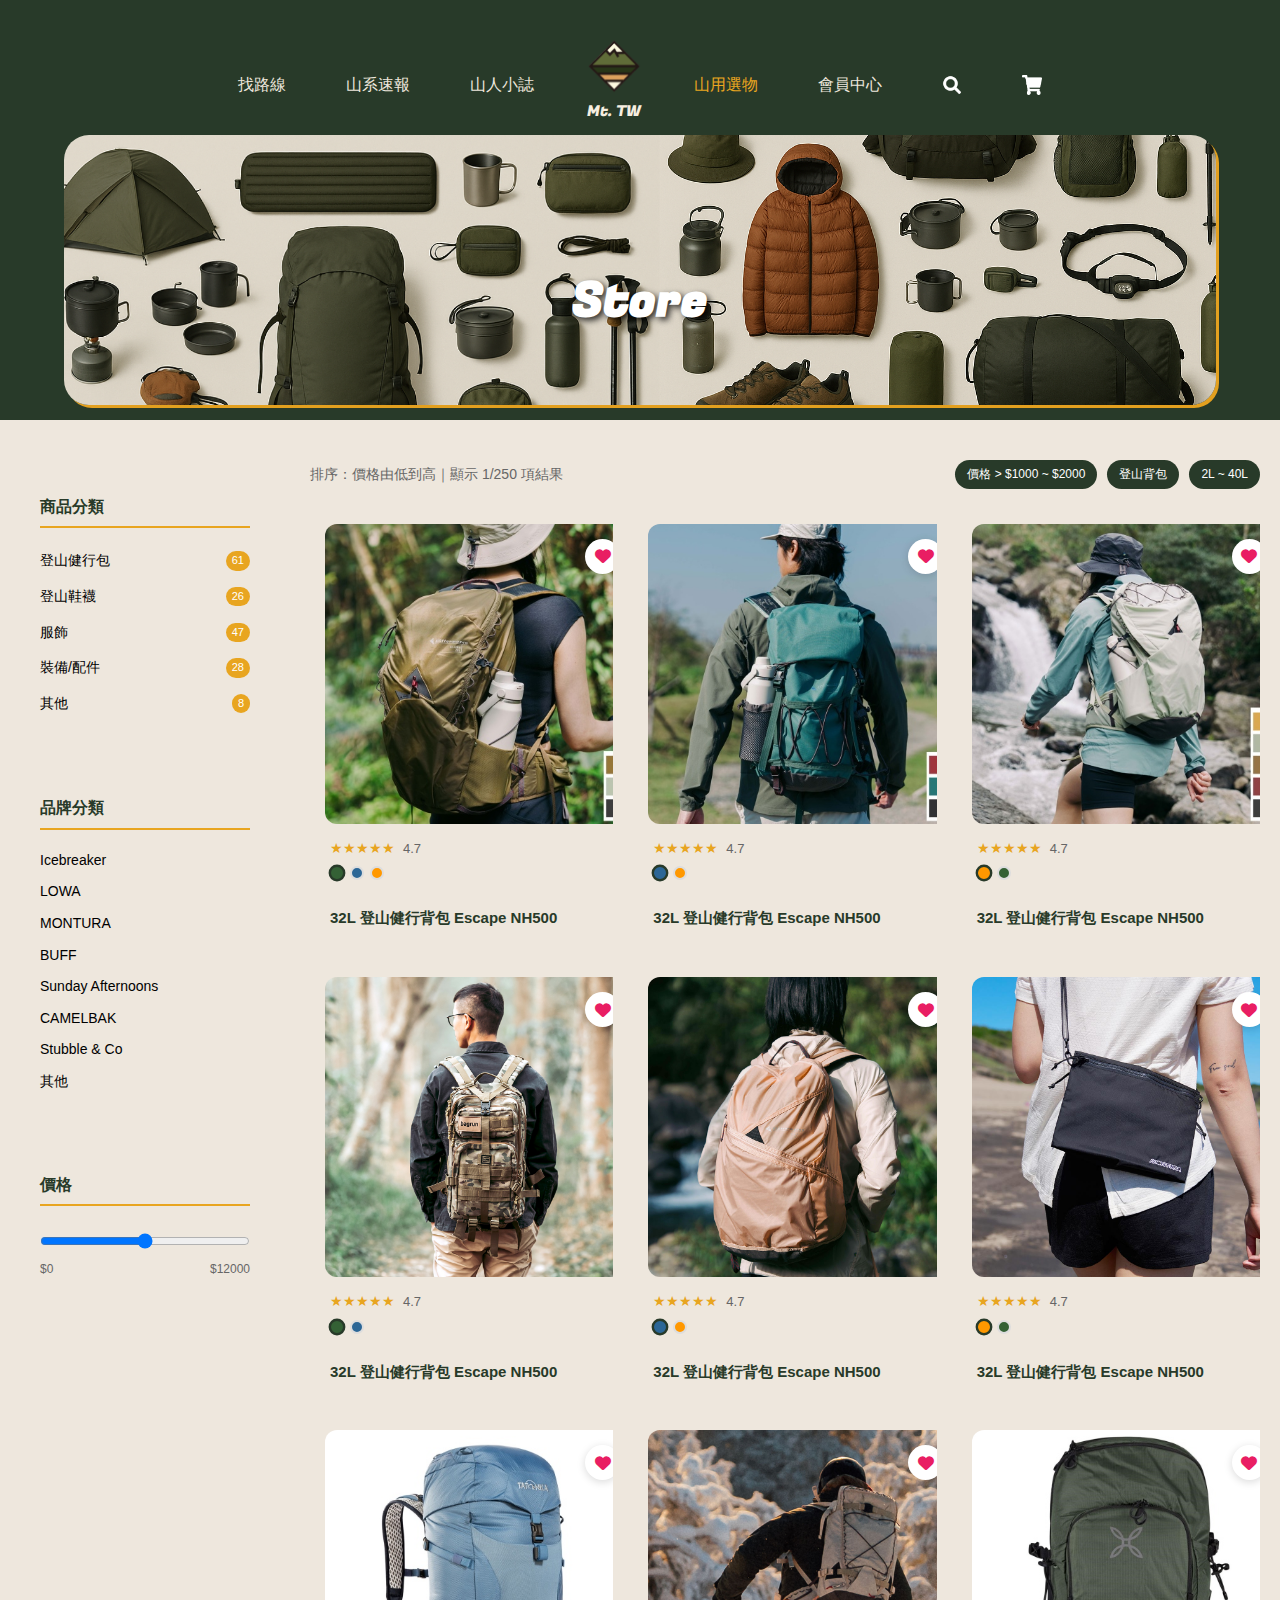
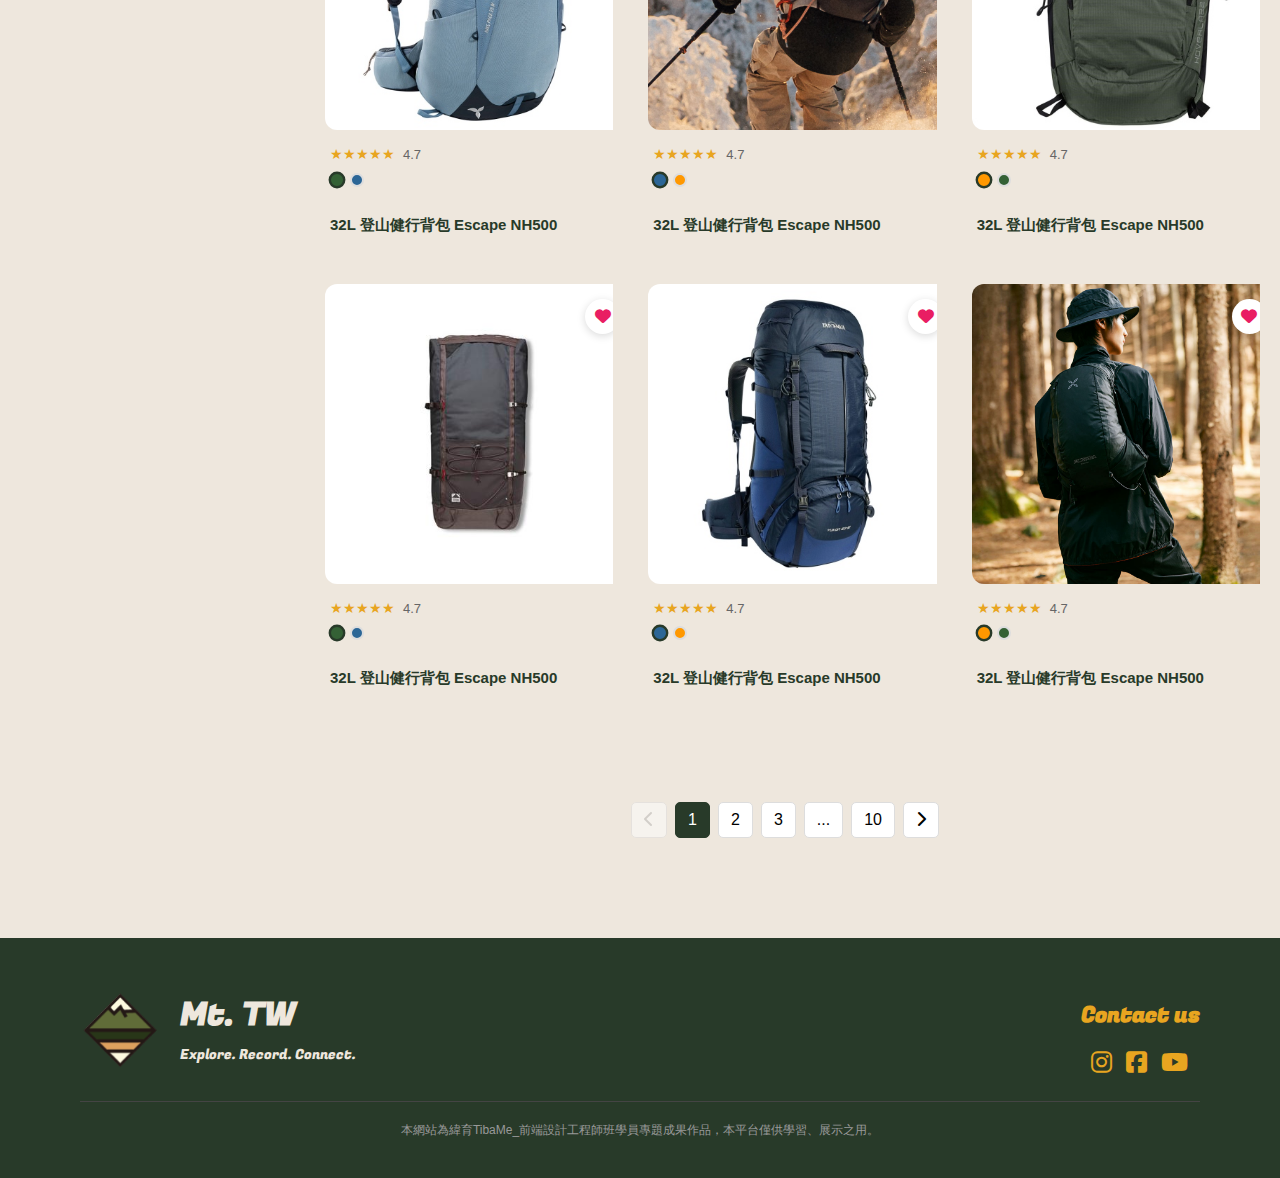
<file: store2.html>
<!DOCTYPE html>
<html lang="zh-Hant">

<head>
    <meta charset="UTF-8">
    <meta name="viewport" content="width=device-width, initial-scale=1.0">
    <title>Mt. TW - store</title>

    <link rel="stylesheet" href="./css/reset.css">
    <link href="https://fonts.googleapis.com/css2?family=Fugaz+One&display=swap" rel="stylesheet">
    <link rel="stylesheet" href="https://cdnjs.cloudflare.com/ajax/libs/font-awesome/6.4.0/css/all.min.css">
    <link rel="stylesheet" href="./css/common.css">
    <link rel="stylesheet" href="./css/store.css">

</head>

<body class="page-default">
    <!-- Header -->
    <header class="header-default">
        <div class="nav">
            <a href="trail.html" class="nav-item" data-en="TRAIL">找路線</a>
            <a href="news.html" class="nav-item" data-en="NEWS">山系速報</a>
            <a href="journal.html" class="nav-item" data-en="JOURNAL">山人小誌</a>
        </div>
        <div class="logo-wrapper">
            <a href="index.html">
                <img src="icon/logo.svg" alt="logo" class="logo">
                <div class="logo-text">Mt. TW</div>
            </a>
        </div>
        <div class="nav">
            <a href="store.html" class="nav-item active" data-en="STORE">山用選物</a>
            <a href="login.html" class="nav-item" data-en="MEMBER">會員中心</a>
            <img src="icon/search.png" class="icon" alt="search">
            <img src="icon/cart.png" class="icon" alt="cart">
        </div>
    </header>

    <!-- Banner -->
    <div class="banner">
        <div class="banner-image-container">
            <div class="banner-image" style="background-image: url(img/banner_store.png);"></div>
        </div>
        <h1 class="banner-title">Store</h1>
    </div>

    <!-- Main Content -->
    <div class="container-store">
        <!-- Sidebar -->
        <div class="sidebar">
            <!-- Categories -->
            <div class="filter-box">
                <h3 class="filter-title">商品分類</h3>
                <div class="category-item">
                    <span>登山健行包</span>
                    <span class="category-count">61</span>
                </div>
                <div class="category-item">
                    <span>登山鞋襪</span>
                    <span class="category-count">26</span>
                </div>
                <div class="category-item">
                    <span>服飾</span>
                    <span class="category-count">47</span>
                </div>
                <div class="category-item">
                    <span>裝備/配件</span>
                    <span class="category-count">28</span>
                </div>
                <div class="category-item">
                    <span>其他</span>
                    <span class="category-count">8</span>
                </div>
            </div>

            <!-- Brands -->
            <div class="filter-box">
                <h3 class="filter-title">品牌分類</h3>
                <div class="brand-item">Icebreaker</div>
                <div class="brand-item">LOWA</div>
                <div class="brand-item">MONTURA</div>
                <div class="brand-item">BUFF</div>
                <div class="brand-item">Sunday Afternoons</div>
                <div class="brand-item">CAMELBAK</div>
                <div class="brand-item">Stubble & Co</div>
                <div class="brand-item">其他</div>
            </div>

            <!-- Price -->
            <div class="filter-box">
                <h3 class="filter-title">價格</h3>
                <input type="range" min="0" max="12000" value="6000" class="price-slider">
                <div class="price-labels">
                    <span>$0</span>
                    <span>$12000</span>
                </div>
            </div>
        </div>

        <!-- Product Area -->
        <div class="product-area">
            <!-- Product Header -->
            <div class="product-header">
                <div class="sort-info">
                    排序：價格由低到高｜顯示 1/250 項結果
                </div>
                <div class="filter-tags">
                    <span class="filter-tag">價格 > $1000 ~ $2000</span>
                    <span class="filter-tag">登山背包</span>
                    <span class="filter-tag">2L ~ 40L</span>
                </div>
            </div>

            <!-- Product Grid -->
            <div class="product-grid">
                <!-- Products 1-12 -->
                <a href="item.html" class="product-card">
                    <div class="product-image">
                        <img src="img/bag/登山包001.jpg" alt="登山背包">
                        <button class="heart-btn">
                            <i class="fas fa-heart"></i>
                        </button>
                    </div>
                    <div class="product-info">
                        <div class="product-meta">
                            <div class="rating">
                                <div class="stars">★★★★★</div>
                                <span class="rating-score">4.7</span>
                            </div>
                            <div class="color-dots">
                                <div class="color-dot color-green active"></div>
                                <div class="color-dot color-blue"></div>
                                <div class="color-dot color-orange"></div>
                            </div>
                        </div>
                        <h3 class="product-name">32L 登山健行背包 Escape NH500</h3>
                        <div class="product-bottom">
                            <div class="product-price">$1,499</div>
                            <button class="cart-btn-small">
                                <i class="fas fa-shopping-cart"></i>
                            </button>
                        </div>
                    </div>
                </a>

                <a href="item.html" class="product-card">
                    <div class="product-image">
                        <img src="img/bag/登山包002.jpg" alt="登山背包">
                        <button class="heart-btn">
                            <i class="fas fa-heart"></i>
                        </button>
                    </div>
                    <div class="product-info">
                        <div class="product-meta">
                            <div class="rating">
                                <div class="stars">★★★★★</div>
                                <span class="rating-score">4.7</span>
                            </div>
                            <div class="color-dots">
                                <div class="color-dot color-blue active"></div>
                                <div class="color-dot color-orange"></div>
                            </div>
                        </div>
                        <h3 class="product-name">32L 登山健行背包 Escape NH500</h3>
                        <div class="product-bottom">
                            <div class="product-price">$1,499</div>
                            <button class="cart-btn-small">
                                <i class="fas fa-shopping-cart"></i>
                            </button>
                        </div>
                    </div>
                </a>

                <a href="item.html" class="product-card">
                    <div class="product-image">
                        <img src="img/bag/登山包003.jpg" alt="登山背包">
                        <button class="heart-btn">
                            <i class="fas fa-heart"></i>
                        </button>
                    </div>
                    <div class="product-info">
                        <div class="product-meta">
                            <div class="rating">
                                <div class="stars">★★★★★</div>
                                <span class="rating-score">4.7</span>
                            </div>
                            <div class="color-dots">
                                <div class="color-dot color-orange active"></div>
                                <div class="color-dot color-green"></div>
                            </div>
                        </div>
                        <h3 class="product-name">32L 登山健行背包 Escape NH500</h3>
                        <div class="product-bottom">
                            <div class="product-price">$1,499</div>
                            <button class="cart-btn-small">
                                <i class="fas fa-shopping-cart"></i>
                            </button>
                        </div>
                    </div>
                </a>

                <a href="item.html" class="product-card">
                    <div class="product-image">
                        <img src="img/bag/登山包004.jpg" alt="登山背包">
                        <button class="heart-btn">
                            <i class="fas fa-heart"></i>
                        </button>
                    </div>
                    <div class="product-info">
                        <div class="product-meta">
                            <div class="rating">
                                <div class="stars">★★★★★</div>
                                <span class="rating-score">4.7</span>
                            </div>
                            <div class="color-dots">
                                <div class="color-dot color-green active"></div>
                                <div class="color-dot color-blue"></div>
                            </div>
                        </div>
                        <h3 class="product-name">32L 登山健行背包 Escape NH500</h3>
                        <div class="product-bottom">
                            <div class="product-price">$1,499</div>
                            <button class="cart-btn-small">
                                <i class="fas fa-shopping-cart"></i>
                            </button>
                        </div>
                    </div>
                </a>

                <a href="item.html" class="product-card">
                    <div class="product-image">
                        <img src="img/bag/登山包005.jpg" alt="登山背包">
                        <button class="heart-btn">
                            <i class="fas fa-heart"></i>
                        </button>
                    </div>
                    <div class="product-info">
                        <div class="product-meta">
                            <div class="rating">
                                <div class="stars">★★★★★</div>
                                <span class="rating-score">4.7</span>
                            </div>
                            <div class="color-dots">
                                <div class="color-dot color-blue active"></div>
                                <div class="color-dot color-orange"></div>
                            </div>
                        </div>
                        <h3 class="product-name">32L 登山健行背包 Escape NH500</h3>
                        <div class="product-bottom">
                            <div class="product-price">$1,499</div>
                            <button class="cart-btn-small">
                                <i class="fas fa-shopping-cart"></i>
                            </button>
                        </div>
                    </div>
                </a>

                <a href="item.html" class="product-card">
                    <div class="product-image">
                        <img src="img/bag/登山包006.jpg" alt="登山背包">
                        <button class="heart-btn">
                            <i class="fas fa-heart"></i>
                        </button>
                    </div>
                    <div class="product-info">
                        <div class="product-meta">
                            <div class="rating">
                                <div class="stars">★★★★★</div>
                                <span class="rating-score">4.7</span>
                            </div>
                            <div class="color-dots">
                                <div class="color-dot color-orange active"></div>
                                <div class="color-dot color-green"></div>
                            </div>
                        </div>
                        <h3 class="product-name">32L 登山健行背包 Escape NH500</h3>
                        <div class="product-bottom">
                            <div class="product-price">$1,499</div>
                            <button class="cart-btn-small">
                                <i class="fas fa-shopping-cart"></i>
                            </button>
                        </div>
                    </div>
                </a>

                <a href="item.html" class="product-card">
                    <div class="product-image">
                        <img src="img/bag/登山包007.jpg" alt="登山背包">
                        <button class="heart-btn">
                            <i class="fas fa-heart"></i>
                        </button>
                    </div>
                    <div class="product-info">
                        <div class="product-meta">
                            <div class="rating">
                                <div class="stars">★★★★★</div>
                                <span class="rating-score">4.7</span>
                            </div>
                            <div class="color-dots">
                                <div class="color-dot color-green active"></div>
                                <div class="color-dot color-blue"></div>
                            </div>
                        </div>
                        <h3 class="product-name">32L 登山健行背包 Escape NH500</h3>
                        <div class="product-bottom">
                            <div class="product-price">$1,499</div>
                            <button class="cart-btn-small">
                                <i class="fas fa-shopping-cart"></i>
                            </button>
                        </div>
                    </div>
                </a>

                <a href="item.html" class="product-card">
                    <div class="product-image">
                        <img src="img/bag/登山包008.jpg" alt="登山背包">
                        <button class="heart-btn">
                            <i class="fas fa-heart"></i>
                        </button>
                    </div>
                    <div class="product-info">
                        <div class="product-meta">
                            <div class="rating">
                                <div class="stars">★★★★★</div>
                                <span class="rating-score">4.7</span>
                            </div>
                            <div class="color-dots">
                                <div class="color-dot color-blue active"></div>
                                <div class="color-dot color-orange"></div>
                            </div>
                        </div>
                        <h3 class="product-name">32L 登山健行背包 Escape NH500</h3>
                        <div class="product-bottom">
                            <div class="product-price">$1,499</div>
                            <button class="cart-btn-small">
                                <i class="fas fa-shopping-cart"></i>
                            </button>
                        </div>
                    </div>
                </a>

                <a href="item.html" class="product-card">
                    <div class="product-image">
                        <img src="img/bag/登山包009.jpg" alt="登山背包">
                        <button class="heart-btn">
                            <i class="fas fa-heart"></i>
                        </button>
                    </div>
                    <div class="product-info">
                        <div class="product-meta">
                            <div class="rating">
                                <div class="stars">★★★★★</div>
                                <span class="rating-score">4.7</span>
                            </div>
                            <div class="color-dots">
                                <div class="color-dot color-orange active"></div>
                                <div class="color-dot color-green"></div>
                            </div>
                        </div>
                        <h3 class="product-name">32L 登山健行背包 Escape NH500</h3>
                        <div class="product-bottom">
                            <div class="product-price">$1,499</div>
                            <button class="cart-btn-small">
                                <i class="fas fa-shopping-cart"></i>
                            </button>
                        </div>
                    </div>
                </a>

                <a href="item.html" class="product-card">
                    <div class="product-image">
                        <img src="img/bag/登山包010.jpg" alt="登山背包">
                        <button class="heart-btn">
                            <i class="fas fa-heart"></i>
                        </button>
                    </div>
                    <div class="product-info">
                        <div class="product-meta">
                            <div class="rating">
                                <div class="stars">★★★★★</div>
                                <span class="rating-score">4.7</span>
                            </div>
                            <div class="color-dots">
                                <div class="color-dot color-green active"></div>
                                <div class="color-dot color-blue"></div>
                            </div>
                        </div>
                        <h3 class="product-name">32L 登山健行背包 Escape NH500</h3>
                        <div class="product-bottom">
                            <div class="product-price">$1,499</div>
                            <button class="cart-btn-small">
                                <i class="fas fa-shopping-cart"></i>
                            </button>
                        </div>
                    </div>
                </a>

                <a href="item.html" class="product-card">
                    <div class="product-image">
                        <img src="img/bag/登山包011.jpg" alt="登山背包">
                        <button class="heart-btn">
                            <i class="fas fa-heart"></i>
                        </button>
                    </div>
                    <div class="product-info">
                        <div class="product-meta">
                            <div class="rating">
                                <div class="stars">★★★★★</div>
                                <span class="rating-score">4.7</span>
                            </div>
                            <div class="color-dots">
                                <div class="color-dot color-blue active"></div>
                                <div class="color-dot color-orange"></div>
                            </div>
                        </div>
                        <h3 class="product-name">32L 登山健行背包 Escape NH500</h3>
                        <div class="product-bottom">
                            <div class="product-price">$1,499</div>
                            <button class="cart-btn-small">
                                <i class="fas fa-shopping-cart"></i>
                            </button>
                        </div>
                    </div>
                </a>

                <a href="item.html" class="product-card">
                    <div class="product-image">
                        <img src="img/bag/登山包012.jpg" alt="登山背包">
                        <button class="heart-btn">
                            <i class="fas fa-heart"></i>
                        </button>
                    </div>
                    <div class="product-info">
                        <div class="product-meta">
                            <div class="rating">
                                <div class="stars">★★★★★</div>
                                <span class="rating-score">4.7</span>
                            </div>
                            <div class="color-dots">
                                <div class="color-dot color-orange active"></div>
                                <div class="color-dot color-green"></div>
                            </div>
                        </div>
                        <h3 class="product-name">32L 登山健行背包 Escape NH500</h3>
                        <div class="product-bottom">
                            <div class="product-price">$1,499</div>
                            <button class="cart-btn-small">
                                <i class="fas fa-shopping-cart"></i>
                            </button>
                        </div>
                    </div>
                </a>
            </div>

            <!-- Pagination -->
            <div class="pagination">
                <button class="page-btn" disabled>
                    <i class="fas fa-chevron-left"></i>
                </button>
                <button class="page-btn active">1</button>
                <button class="page-btn">2</button>
                <button class="page-btn">3</button>
                <button class="page-btn">...</button>
                <button class="page-btn">10</button>
                <button class="page-btn">
                    <i class="fas fa-chevron-right"></i>
                </button>
            </div>
        </div>
    </div>

    <!-- Footer -->
    <!-- <footer class="footer footer-index">
        <div class="footer-left">
            <img src="icon/logo.svg" alt="Logo">
            <div class="footer-text">
                <h1>Mt. TW</h1>
                <p>Explore. Record. Connect.</p>
            </div>
        </div>
        <div class="footer-right">
            <h3>Contact us</h3>
            <div class="social-icons">
                <a href="#"><i class="fab fa-instagram"></i></a>
                <a href="#"><i class="fab fa-facebook-square"></i></a>
                <a href="#"><i class="fab fa-youtube"></i></a>
            </div>
        </div>
    </footer> -->

    <!-- Footer Section -->
    <footer class="footer footer-default">
        <div class="footer-content">
            <div class="footer-left">
                <a href="index.html">
                    <img src="icon/logo.svg" alt="Logo">
                    <div class="footer-text">
                        <h1>Mt. TW</h1>
                        <p>Explore. Record. Connect.</p>
                    </div>
                </a>
            </div>
            <div class="footer-right">
                <h3>Contact us</h3>
                <div class="social-icons">
                    <a href="#"><i class="fab fa-instagram"></i></a>
                    <a href="#"><i class="fab fa-facebook-square"></i></a>
                    <a href="#"><i class="fab fa-youtube"></i></a>
                </div>
            </div>
        </div>
        <div class="footer-disclaimer">
            本網站為緯育TibaMe_前端設計工程師班學員專題成果作品，本平台僅供學習、展示之用。
        </div>
    </footer>

    <script>
        // 愛心按鈕切換
        function toggleHeart(btn) {
            btn.classList.toggle('active');
            if (btn.classList.contains('active')) {
                btn.style.color = '#e91e63';
                btn.style.background = '#ffe8f0';
            } else {
                btn.style.color = '#ccc';
                btn.style.background = 'white';
            }
        }

        // 顏色選擇
        function selectColor(dot) {
            var siblings = dot.parentNode.children;
            for (var i = 0; i < siblings.length; i++) {
                siblings[i].classList.remove('active');
            }
            dot.classList.add('active');
        }

        // 加入購物車
        function addToCart(btn) {
            btn.innerHTML = '<i class="fas fa-check"></i>';
            btn.style.background = '#4CAF50';
            setTimeout(function () {
                btn.innerHTML = '<i class="fas fa-shopping-cart"></i>';
                btn.style.background = '#E8A520';
            }, 1500);
        }

        // 分頁切換
        function changePage(btn, page) {
            var activeBtn = document.querySelector('.page-btn.active');
            if (activeBtn) {
                activeBtn.classList.remove('active');
            }
            btn.classList.add('active');
        }
    </script>
</body>

</html>
</file>
<file: css/common.css>
/* ==========================================================================
   Mt. TW 網站共用樣式表
   ========================================================================== */

/* 基礎重設樣式 */
* {
    box-sizing: border-box;
    margin: 0;
    padding: 0;
}

body {
    font-family: sans-serif;
    line-height: 1.4;
}

/* 標題樣式 */
h1,
h2,
h3,
h4,
h5,
h6 {
    font-weight: bold;
}

h1 {
    font-size: 2em;
    margin: 0.67em 0;
}

h2 {
    font-size: 1.5em;
    margin: 0.83em 0;
}

h3 {
    font-size: 1.17em;
    margin: 1em 0;
}

h4 {
    font-size: 1em;
    margin: 1.33em 0;
}

/* 文字樣式 */
strong,
b {
    font-weight: bold;
}

em,
i {
    font-style: italic;
}

a {
    color: inherit;
    text-decoration: none;
}

/* 表單元素 */
button {
    cursor: pointer;
    border: none;
    background: none;
    font-family: inherit;
    font-size: inherit;
}

input,
textarea,
select {
    font-family: inherit;
    font-size: inherit;
    padding: 4px;
    border: 1px solid #ccc;
}

/* 表格樣式 */
table {
    border-collapse: collapse;
    border-spacing: 0;
}

th,
td {
    padding: 4px;
    text-align: left;
    vertical-align: top;
}

th {
    font-weight: bold;
}

/* ==========================================================================
   Header 共用樣式
   ========================================================================== */

header {
    width: 100%;
    display: flex;
    justify-content: center;
    align-items: center;
    gap: 40px;
    font-size: 16px;
    position: relative;
}

/* 首頁特殊header樣式 */
.header-index {
    height: 80px;
    background-color: #334B35;
    z-index: 2;
}

/* 其他頁面header樣式 */
.header-default {
    height: 120px;
    background-color: #283A29;
}

/* 登入頁面特殊header樣式 */
.header-login {
    height: 160px;
    background-color: #334B35;
    z-index: 2;
}

/* 導航項目 */
.nav-item {
    position: relative;
    cursor: pointer;
    transition: all 0.3s ease;
    height: 30px;
    line-height: 30px;
    text-align: center;
    text-decoration: none;
    color: #F6EEE0;
    /* 預設顏色 */
}

/* 首頁導航樣式 */
.header-index .nav-item {
    margin-top: 50px;
    color: #F6EEE0;
}

/* 其他頁面導航樣式 */
.header-default .nav-item {
    margin-top: 50px;
    color: #EEE7DD;
}

/* 登入頁面導航樣式 */
.header-login .nav-item {
    margin-top: 70px;
    color: #F6EEE0;
}

/* 啟動狀態 */
.nav-item.active {
    color: #E8A520;
}

/* Hover效果 */
.nav-item::after {
    content: attr(data-en);
    position: absolute;
    top: 0;
    left: 0;
    width: 100%;
    height: 30px;
    background-color: #E8A520;
    color: #000;
    display: flex;
    justify-content: center;
    align-items: center;
    font-family: 'Fugaz One', cursive;
    opacity: 0;
    transition: opacity 0.3s ease;
    z-index: 1;
}

.nav-item:hover::after {
    opacity: 1;
}

.nav-item.active::after {
    display: none;
}

/* Logo區域 */
.logo {
    width: 80px;
    height: auto;
    transform: scale(0.7);
}

/* 首頁logo特殊樣式 */
.header-index .logo {
    padding-top: 25px;
}

/* 其他頁面logo樣式 */
.header-default .logo {
    padding-top: 25px;
}

/* 登入頁面logo樣式 */
.header-login .logo {
    padding-top: 30px;
    scale: 70%;
}

.logo-wrapper {
    display: flex;
    flex-direction: column;
    align-items: center;
}

.logo-wrapper a {
    text-decoration: none;
    display: flex;
    flex-direction: column;
    align-items: center;
}

.logo-text {
    font-family: 'Fugaz One', cursive;
    font-size: 15px;
    color: #F6EEE0;
}

/* 首頁logo文字樣式 */
.header-index .logo-text {
    margin-top: -15px;
}

/* 其他頁面logo文字樣式 */
.header-default .logo-text {
    margin-top: -15px;
}

/* 登入頁面logo文字樣式 */
.header-login .logo-text {
    margin-top: -20px;
}

/* 導航容器 */
.nav {
    display: flex;
    align-items: center;
    gap: 60px;
}

/* 圖標樣式 */
.icon {
    width: 20px;
    height: 20px;
    filter: brightness(0) invert(1);
    cursor: pointer;
}

/* 首頁圖標樣式 */
.header-index .icon {
    transform: translateY(25px);
}

/* 其他頁面圖標樣式 */
.header-default .icon {
    transform: translateY(25px);
}

/* 登入頁面圖標樣式 */
.header-login .icon {
    transform: translateY(28px);
    margin-top: -5px;
}

/* ==========================================================================
   Footer 共用樣式
   ========================================================================== */

.footer {
    background-color: #283A29;
    color: #EEE7DD;
    display: flex;
    align-items: center;
    padding: 40px 80px;
    margin-top: auto;
}

/* 首頁footer特殊樣式 */
/* .footer-index {
    justify-content: space-between;
    height: 270px;
}

.footer-index .footer-left {
    margin-left: 365px;
}

.footer-index .footer-right {
    margin-right: 364px;
} */

/* 其他頁面footer樣式 */
.footer-default {
    flex-direction: column;
    margin-top: 60px;
}

.footer-content {
    display: flex;
    justify-content: space-between;
    align-items: center;
    width: 100%;
    max-width: 1200px;
    margin-bottom: 20px;
}

.footer-left {
    display: flex;
    align-items: center;
}

.footer-left a {
    display: flex;
    align-items: center;
    text-decoration: none;
}

.footer-left img {
    width: 80px;
    height: auto;
    margin-right: 20px;
}

.footer-text {
    font-family: 'Fugaz One';
}

.footer-text h1 {
    font-size: 32px;
    margin: 0;
    color: #EEE7DD;
}

/* 首頁footer文字顏色 */
.footer-index .footer-text h1 {
    color: #F6EEE1;
}

.footer-text p {
    margin-top: 6px;
    font-size: 14px;
    color: #EEE7DD;
}

.footer-right {
    text-align: left;
    font-family: 'Fugaz One';
}

.footer-right h3 {
    color: #E8A520;
    margin-bottom: 16px;
    font-size: 22px;
}

.social-icons a {
    margin-left: 10px;
    font-size: 24px;
    color: #E8A520;
    text-decoration: none;
    transition: transform 0.3s;
}

.social-icons a:hover {
    transform: scale(1.2);
}

/* Footer免責聲明 */
.footer-disclaimer {
    text-align: center;
    font-size: 12px;
    color: #999;
    border-top: 1px solid #444;
    padding-top: 20px;
    width: 100%;
    max-width: 1200px;
}

/* ==========================================================================
   Banner 共用樣式
   ========================================================================== */

.banner {
    background: linear-gradient(135deg, #283A29 0%, #283A29 100%);
    height: 300px;
    display: flex;
    align-items: center;
    justify-content: center;
    position: relative;
    overflow: hidden;
}

.banner-image-container {
    position: relative;
    width: 90%;
    height: 90%;
    border-radius: 25px;
    overflow: hidden;
    box-shadow: 3px 3px 0px rgba(232, 162, 32, 0.979);
    z-index: 2;
}

.banner-image {
    position: absolute;
    top: 0;
    left: 0;
    width: 100%;
    height: 100%;
    z-index: 1;
    background-size: cover;
    background-position: center;
    background-repeat: no-repeat;
}

.banner-title {
    position: absolute;
    top: 50%;
    left: 50%;
    transform: translate(-50%, -50%);
    font-family: 'Fugaz One', cursive;
    font-size: 48px;
    color: #ffffff;
    text-shadow: 3px 3px 6px rgba(0, 0, 0, 0.8);
    z-index: 10;
}

/* ==========================================================================
   通用容器
   ========================================================================== */

.container {
    max-width: 1200px;
    margin: 0 auto;
    padding: 40px 20px;
}

/* 商店頁面特殊容器 */
.container-store {
    max-width: 1400px;
    margin: 0 auto;
    padding: 40px 20px;
    display: flex;
    gap: 40px;
}

/* ==========================================================================
   通用按鈕樣式
   ========================================================================== */

.btn-primary {
    background: #E8A520;
    color: white;
    border: none;
    padding: 12px 24px;
    border-radius: 25px;
    font-size: 16px;
    font-weight: bold;
    cursor: pointer;
    transition: all 0.3s ease;
    text-decoration: none;
    display: inline-block;
}

.btn-primary:hover {
    background: #d4941c;
    transform: scale(1.05);
}

.btn-secondary {
    background: #334B35;
    color: white;
    border: none;
    padding: 12px 24px;
    border-radius: 25px;
    font-size: 16px;
    font-weight: bold;
    cursor: pointer;
    transition: all 0.3s ease;
    text-decoration: none;
    display: inline-block;
}

.btn-secondary:hover {
    background: #E8A520;
    transform: scale(1.05);
}

/* ==========================================================================
   響應式設計
   ========================================================================== */

@media (max-width: 768px) {
    .container {
        padding: 20px 15px;
    }

    .container-store {
        flex-direction: column;
        padding: 20px 15px;
    }

    .nav {
        gap: 30px;
    }

    .footer {
        flex-direction: column;
        height: auto;
        padding: 30px 20px;
        text-align: center;
    }

    .footer-index {
        flex-direction: column;
        height: auto;
    }

    .footer-index .footer-left,
    .footer-index .footer-right {
        margin: 0;
    }

    .footer-left {
        margin-bottom: 20px;
    }

    .banner-title {
        font-size: 36px;
    }
}

@media (max-width: 480px) {
    .banner-title {
        font-size: 28px;
    }
}
</file>
<file: css/item.css>
body {
            background-color: #EEE7DD;
        }

        /* Sidebar - 延用原樣式 */
        .sidebar {
            width: 250px;
            flex-shrink: 0;
        }

        .filter-box {
            border-radius: 12px;
            padding: 20px;
            margin-bottom: 20px;
        }

        .filter-title {
            font-weight: bold;
            font-size: 16px;
            color: #283A29;
            margin-bottom: 15px;
            padding-bottom: 8px;
            border-bottom: 2px solid #E8A520;
        }

        .category-item {
            display: flex;
            justify-content: space-between;
            align-items: center;
            padding: 8px 0;
            cursor: pointer;
            font-size: 14px;
        }

        .category-item:hover {
            color: #E8A520;
        }

        .category-count {
            background: #E8A520;
            color: white;
            padding: 2px 6px;
            border-radius: 10px;
            font-size: 11px;
        }

        .brand-item {
            padding: 6px 0;
            cursor: pointer;
            font-size: 14px;
        }

        .brand-item:hover {
            color: #E8A520;
        }

        .price-slider {
            width: 100%;
            height: 6px;
            background: #ddd;
            border-radius: 3px;
            outline: none;
            margin: 15px 0;
        }

        .price-labels {
            display: flex;
            justify-content: space-between;
            font-size: 12px;
            color: #666;
        }

        /* Breadcrumb */
        .breadcrumb {
            background: #f8f8f8;
            padding: 8px 0;
            border-bottom: 1px solid #ddd;
        }

        .breadcrumb-container {
            max-width: 1400px;
            margin: 0 auto;
            padding: 0 20px;
        }

        .breadcrumb a {
            color: #666;
            text-decoration: none;
            font-size: 14px;
        }

        .breadcrumb a:hover {
            color: #E8A520;
        }

        .breadcrumb span {
            color: #999;
            margin: 0 8px;
        }

        /* Product Detail Area */
        .product-detail {
            flex: 1;
        }

        .product-main {
            display: flex;
            gap: 40px;
            margin-bottom: 60px;
        }

        /* Product Images */
        .product-images {
            flex: 1;
            max-width: 500px;
        }

        .main-image {
            width: 100%;
            height: 400px;
            background: white;
            border-radius: 20px;
            margin-bottom: 20px;
            overflow: hidden;
            box-shadow: 0 4px 15px rgba(0, 0, 0, 0.1);
        }

        .main-image img {
            width: 100%;
            height: 100%;
            object-fit: cover;
        }

        .thumbnail-images {
            display: flex;
            gap: 10px;
            overflow-x: auto;
        }

        .thumbnail {
            width: 80px;
            height: 80px;
            background: white;
            border-radius: 10px;
            overflow: hidden;
            cursor: pointer;
            flex-shrink: 0;
            border: 2px solid transparent;
            transition: border-color 0.3s ease;
        }

        .thumbnail.active {
            border-color: #E8A520;
        }

        .thumbnail img {
            width: 100%;
            height: 100%;
            object-fit: cover;
        }

        /* Product Info */
        .product-info {
            flex: 1;
            padding-left: 20px;
        }

        .product-title {
            font-size: 28px;
            font-weight: bold;
            color: #283A29;
            margin-bottom: 10px;
            line-height: 1.3;
        }

        .product-subtitle {
            font-size: 16px;
            color: #666;
            margin-bottom: 20px;
        }

        .product-rating {
            display: flex;
            align-items: center;
            gap: 15px;
            margin-bottom: 25px;
        }

        .stars {
            color: #E8A520;
            font-size: 18px;
        }

        .rating-info {
            font-size: 14px;
            color: #666;
        }

        .product-price {
            margin-bottom: 30px;
        }

        .current-price {
            font-size: 36px;
            font-weight: bold;
            color: #E8A520;
        }

        .original-price {
            font-size: 20px;
            color: #999;
            text-decoration: line-through;
            margin-left: 15px;
        }

        /* Product Options */
        .product-options {
            margin-bottom: 30px;
        }

        .option-group {
            margin-bottom: 25px;
        }

        .option-label {
            font-weight: bold;
            color: #283A29;
            margin-bottom: 12px;
            display: block;
        }

        .color-options {
            display: flex;
            gap: 10px;
        }

        .color-option {
            width: 25px;
            height: 25px;
            border-radius: 50%;
            border: 3px solid transparent;
            cursor: pointer;
            transition: all 0.3s ease;
            position: relative;
        }

        .color-option.active {
            border-color: #283A29;
            transform: scale(1.2);
        }

        .color-option.green {
            background: #346135;
        }

        .color-option.blue {
            background: #2b6696;
        }

        .color-option.orange {
            background: #FF9800;
        }

        .color-option.black {
            background: #333;
        }

        .size-options {
            display: flex;
            gap: 10px;
            flex-wrap: wrap;
        }

        .size-option {
            padding: 4px 14px;
            border: 2px solid #ddd;
            border-radius: 8px;
            background: white;
            cursor: pointer;
            transition: all 0.3s ease;
            font-weight: 500;
        }

        .size-option.active {
            border-color: #283A29;
            background: #283A29;
            color: white;
        }

        .size-option:hover {
            border-color: #E8A520;
        }

        /* Quantity and Actions */
        .quantity-actions {
            display: flex;
            gap: 20px;
            align-items: center;
            margin-bottom: 30px;
        }

        .quantity-selector {
            display: flex;
            align-items: center;
            border: 2px solid #ddd;
            border-radius: 8px;
            background: white;
        }

        .qty-btn {
            background: none;
            border: none;
            width: 40px;
            height: 40px;
            display: flex;
            align-items: center;
            justify-content: center;
            cursor: pointer;
            font-size: 18px;
            color: #666;
        }

        .qty-input {
            width: 60px;
            height: 40px;
            border: none;
            text-align: center;
            font-size: 16px;
            font-weight: bold;
        }

        .add-to-cart {
            background: #E8A520;
            color: white;
            border: none;
            padding: 12px 30px;
            border-radius: 25px;
            font-size: 16px;
            font-weight: bold;
            cursor: pointer;
            transition: all 0.3s ease;
            display: flex;
            align-items: center;
            gap: 8px;
        }

        .add-to-cart:hover {
            background: #d4941c;
            transform: translateY(-2px);
        }

        .wishlist-btn {
            background: white;
            border: 2px solid #ddd;
            padding: 12px 16px;
            border-radius: 25px;
            cursor: pointer;
            transition: all 0.3s ease;
            color: #666;
        }

        .wishlist-btn:hover {
            border-color: #E8A520;
            color: #E8A520;
        }

        /* Product Tabs */
        .product-tabs {
            margin-top: 60px;
        }

        .tab-headers {
            display: flex;
            border-bottom: 2px solid #ddd;
            margin-bottom: 30px;
        }

        .tab-header {
            padding: 15px 25px;
            cursor: pointer;
            font-weight: bold;
            color: #666;
            border-bottom: 3px solid transparent;
            transition: all 0.3s ease;
        }

        .tab-header.active {
            color: #283A29;
            border-bottom-color: #283A29;
        }

        .tab-content {
            display: none;
            line-height: 1.6;
            color: #555;
        }

        .tab-content.active {
            display: block;
        }

        .spec-table {
            width: 100%;
            border-collapse: collapse;
            margin-top: 20px;
        }

        .spec-table th,
        .spec-table td {
            padding: 12px;
            text-align: left;
            border-bottom: 1px solid #ddd;
        }

        .spec-table th {
            background: #f8f8f8;
            font-weight: bold;
            color: #283A29;
            width: 30%;
        }

        /* Related Products */
        .related-products {
            margin-top: 80px;
        }

        .section-title {
            font-size: 24px;
            font-weight: bold;
            color: #283A29;
            margin-bottom: 30px;
            text-align: center;
        }

        .related-grid {
            display: grid;
            grid-template-columns: repeat(4, 1fr);
            gap: 20px;
        }

        .related-card {
            background: white;
            border-radius: 15px;
            overflow: hidden;
            box-shadow: 0 4px 15px rgba(0, 0, 0, 0.1);
            transition: transform 0.3s ease;
            cursor: pointer;
        }

        .related-card:hover {
            transform: translateY(-5px);
        }

        .related-image {
            width: 100%;
            height: 200px;
            background: #f8f8f8;
        }

        .related-image img {
            width: 100%;
            height: 100%;
            object-fit: cover;
        }

        .related-info {
            padding: 15px;
        }

        .related-name {
            font-weight: bold;
            color: #283A29;
            margin-bottom: 8px;
            font-size: 14px;
        }

        .related-price {
            font-size: 16px;
            font-weight: bold;
            color: #E8A520;
        }

        /* Responsive */
        @media (max-width: 768px) {
            .product-main {
                flex-direction: column;
            }

            .related-grid {
                grid-template-columns: repeat(2, 1fr);
            }
        }
</file>
<file: css/responsive.css>
/* ==========================================================================
Mt. TW 響應式設計樣式表 - 包含固定Header
   ========================================================================== */

/* Best Sellers Desktop 原本樣式恢復 */
.sell-more-button {
    margin: 50px auto 0;
    display: block;
    background: #E8A520;
    color: #FFF;
    font-size: 24px;
    font-family: 'Fugaz One';
    padding: 12px 40px;
    border: none;
    border-radius: 12px;
    cursor: pointer;
    box-shadow: 0 4px 10px rgba(0, 0, 0, 0.15);
    text-decoration: none;
    transition: all 0.3s ease;
    width: fit-content;
}

.sell-more-button:hover {
    background: #d4941c;
    transform: scale(1.05);
    box-shadow: 0 6px 15px rgba(0, 0, 0, 0.2);
}

.sell-more-button:hover {
    background: #d4941c;
    transform: scale(1.05);
    box-shadow: 0 6px 15px rgba(0, 0, 0, 0.2);
}

/* Desktop cards wrapper for best sellers - 恢復原本樣式 */
@media (min-width: 769px) {
    .cards-wrapper {
        display: flex;
        gap: 40px;
        justify-content: center;
        position: relative;
        z-index: 1;
        flex-wrap: wrap;
        margin-top: 40px;
    }

    .product-card {
        background-color: #3C6C44;
        width: 340px;
        height: 320px;
        border-radius: 40px;
        padding: 0px;
        color: white;
        text-align: center;
        position: relative;
        transition: transform 0.5s ease;
        cursor: pointer;
        text-decoration: none;
    }

    .product-card:hover {
        transform: scale(1.05);
    }
}

/* Mobile Menu Styles - 固定版本 */
.mobile-menu-btn {
    display: none;
    color: #F6EEE0;
    font-size: 24px;
    cursor: pointer;
    z-index: 1002;
    position: relative;
}

.mobile-menu-overlay {
    display: none;
    position: fixed;
    top: 0;
    left: 0;
    width: 100vw;
    height: 100vh;
    background: rgba(0, 0, 0, 0.8);
    z-index: 1100;
}

.mobile-menu {
    position: fixed;
    top: 0;
    right: -350px;
    width: 350px;
    height: 100vh;
    background: #283A29;
    transition: right 0.3s ease;
    z-index: 1101;
    overflow-y: auto;
}

.mobile-menu.active {
    right: 0;
}

.mobile-menu-close {
    position: absolute;
    top: 25px;
    right: 25px;
    color: #F6EEE0;
    font-size: 28px;
    cursor: pointer;
    z-index: 1102;
}

.mobile-menu-items {
    padding: 80px 30px 50px;
    display: flex;
    flex-direction: column;
    gap: 25px;
    min-height: 100vh;
}

.mobile-nav-item {
    color: #F6EEE0;
    font-size: 20px;
    text-decoration: none;
    padding: 20px 0;
    border-bottom: 1px solid rgba(246, 238, 224, 0.2);
    transition: color 0.3s ease;
    font-weight: 500;
}

.mobile-nav-item:hover {
    color: #E8A520;
}

.mobile-menu-icons {
    display: flex;
    gap: 25px;
    margin-top: 30px;
    padding-top: 25px;
    border-top: 1px solid rgba(246, 238, 224, 0.2);
    justify-content: center;
}

/* ==========================================================================
平板響應式設計 (max-width: 1024px)
   ========================================================================== */
@media (max-width: 1024px) {

    /* 調整body padding for 固定header */
    body {
        padding-top: 80px;
        /* header-index height */
    }

    body.page-default {
        padding-top: 120px;
    }

    body.page-login {
        padding-top: 120px;
    }

    /* Hero Section調整 */
    .hero {
        width: 85%;
        max-width: 900px;
        height: 380px;
        margin: 20px auto;
        border-radius: 35px;
        box-shadow: 8px 8px 0px #E8A520;
    }

    .slogan {
        font-size: 30px;
    }

    .mt-title {
        font-size: 65px;
        margin-left: 18px;
    }

    .beige-box {
        width: 330px;
        height: 85px;
        left: -18px;
        top: 8px;
    }

    /* Hero Pattern調整 */
    .hero-pattern-above,
    .hero-pattern-below {
        height: 160px;
    }

    .hero-pattern-above {
        top: 370px;
    }

    .hero-pattern-below {
        top: 280px;
    }

    .marquee-wrapper {
        font-size: 120px;
    }

    /* Best Sellers Section調整 */
    .bestseller-section {
        padding: 40px 20px;
    }

    .section-title {
        margin-left: 50px;
        font-size: 60px;
    }

    .sell-title-bg {
        width: 400px;
        margin-left: 80px;
        bottom: 490px;
    }

    .cards-wrapper {
        gap: 30px;
        justify-content: center;
    }

    .product-card {
        width: 300px;
        height: 280px;
    }

    .product-card img {
        width: 180px;
        margin-top: -50px;
    }
}

/* ==========================================================================
平板響應式設計 (max-width: 768px)
   ========================================================================== */
@media (max-width: 768px) {

    /* 調整body padding for 固定header */
    body {
        padding-top: 70px;
        /* 移動端 header 高度 */
    }

    body.page-default,
    body.page-login {
        padding-top: 70px;
        /* 移動端所有header都是70px */
    }

    /* Header響應式 - 固定版本 */
    .header-index {
        height: 70px;
        justify-content: space-between;
        padding: 0 20px;
        position: fixed;
        top: 0;
        left: 0;
        width: 100%;
        z-index: 1000;
        background-color: #334B35;
    }

    .header-default {
        height: 70px;
        justify-content: space-between;
        padding: 0 20px;
        position: fixed;
        top: 0;
        left: 0;
        width: 100%;
        z-index: 1000;
        background-color: #283A29;
    }

    .header-login {
        height: 70px;
        justify-content: space-between;
        padding: 0 20px;
        position: fixed;
        top: 0;
        left: 0;
        width: 100%;
        z-index: 1000;
        background-color: #283A29;
    }

    .nav {
        display: none;
    }

    .mobile-menu-btn {
        display: block;
        position: absolute;
        right: 20px;
        top: 45%;
        transform: translateY(-50%);
        font-size: 22px;
        z-index: 1002;
    }

    .logo-wrapper {
        position: absolute;
        left: 50%;
        top: 45%;
        transform: translate(-50%, -50%);
    }

    .logo {
        width: 50px;
        padding-top: 0;
        transform: scale(0.9);
    }

    .logo-text {
        font-size: 11px;
        margin-top: -4px;
    }

    /* Hero Section調整 */
    .hero {
        width: 90%;
        max-width: 600px;
        height: 300px;
        border-radius: 25px;
        box-shadow: 5px 5px 0px #E8A520;
        margin: 15px auto;
    }

    .slogan {
        font-size: 22px;
    }

    .mt-title {
        font-size: 45px;
        margin-left: 12px;
    }

    .beige-box {
        width: 220px;
        height: 60px;
        left: -12px;
        top: 6px;
    }

    /* Hero Pattern調整 */
    .hero-pattern-above {
        top: 280px;
        height: 130px;
    }

    .hero-pattern-below {
        top: 210px;
        height: 130px;
    }

    .marquee-wrapper {
        font-size: 90px;
    }

    /* Trail Section調整 */
    .trail-section {
        padding: 40px 20px;
    }

    .bg-marquee-line h1 {
        font-size: 100px;
    }

    .search-bar {
        width: 95%;
        height: 50px;
        flex-direction: column;
        height: auto;
        padding: 15px;
        border-radius: 25px;
    }

    .filter-section {
        width: 100%;
        justify-content: space-around;
        margin-bottom: 15px;
    }

    .search-input {
        width: 100%;
        margin-bottom: 15px;
        padding: 10px;
        border: 1px solid #ddd;
        border-radius: 20px;
    }

    .search-button {
        width: 100%;
        height: 45px;
        font-size: 16px;
    }

    /* Trail Cards調整 - 顯示兩張卡片 */
    .trail-images {
        flex-direction: row;
        gap: 15px;
        overflow-x: auto;
        scroll-snap-type: x mandatory;
        padding: 0 10px;
    }

    .trail-card {
        width: 280px;
        height: 500px;
        flex-shrink: 0;
        scroll-snap-align: center;
    }

    .trail-card:last-child {
        display: none;
    }

    .trail-info h2 {
        font-size: 50px;
    }

    .slogan-fixed {
        bottom: 10px;
        right: 20px;
        font-size: 16px;
    }

    /* News Section調整 */
    .news-section {
        padding: 40px 20px;
    }

    .news-title {
        margin-left: 20px;
        margin-bottom: 30px;
    }

    .news-title h2 {
        font-size: 50px;
    }

    .title-bg {
        width: 180px;
        bottom: 50px;
    }

    .green-bg {
        width: 300px;
        height: 120px;
    }

    .bg1 {
        top: 100px;
        left: 50px;
    }

    .bg2 {
        bottom: 80px;
        right: 20px;
    }

    .news-cards-container {
        gap: 15px;
        overflow-x: auto;
        scroll-snap-type: x mandatory;
        padding: 0 10px;
    }

    .news-card {
        width: 220px;
        flex-shrink: 0;
        scroll-snap-align: center;
    }

    .card-img {
        width: 220px;
        height: 165px;
        border-radius: 20px;
    }

    .card-title {
        width: 210px;
        font-size: 18px;
    }

    .card-desc {
        width: 210px;
        height: 60px;
        font-size: 14px;
    }

    .card-footer {
        width: 210px;
        font-size: 11px;
    }

    .news-divider {
        display: none;
    }

    /* Journal Section調整 */
    .marquee-row {
        margin-block: 20px;
    }

    .row1 .marquee-item,
    .row3 .marquee-item {
        height: 150px;
        width: 200px;
    }

    .row2 .marquee-item {
        height: 200px;
        width: 320px;
    }

    .green-quote p {
        width: 160px;
        font-size: 12px;
    }

    .hover-overlay h3 {
        font-size: 16px;
    }

    .hover-overlay .info,
    .hover-overlay .desc {
        font-size: 14px;
    }

    /* Best Sellers Section調整 */
    .bestseller-section {
        padding: 40px 20px;
        position: relative;
        overflow: hidden;
    }

    .section-title {
        margin-left: 20px;
        font-size: 50px;
        text-align: center;
        margin-bottom: 30px;
    }

    .sell-title-bg {
        width: 300px;
        margin-left: calc(50% - 150px);
        bottom: auto;
        position: relative;
        height: 20px;
        margin-top: -45px;
        margin-bottom: 25px;
    }

    .bestseller-cards-wrapper {
        position: relative;
        z-index: 1;
        display: flex;
        align-items: center;
        justify-content: center;
        gap: 20px;
        max-width: 1380px;
        margin: 0 auto;
    }

    .bestseller-arrow {
        font-size: 28px;
        cursor: pointer;
        user-select: none;
        opacity: 0.7;
        color: #000;
        display: block;
    }

    .bestseller-cards-wrapper {
        gap: 15px;
    }

    .bestseller-arrow {
        font-size: 24px;
        display: block;
    }

    .cards-wrapper {
        display: flex;
        gap: 20px;
        overflow-x: auto;
        scroll-snap-type: x mandatory;
        padding: 0 20px 20px;
        scrollbar-width: none;
        -ms-overflow-style: none;
        scroll-behavior: smooth;
    }

    .cards-wrapper::-webkit-scrollbar {
        display: none;
    }

    .product-card {
        width: 280px;
        height: 260px;
        flex-shrink: 0;
        scroll-snap-align: center;
    }

    .product-card img {
        width: 160px;
        margin-top: -40px;
    }

    .product-name {
        font-size: 16px;
    }

    .product-desc {
        font-size: 14px;
    }

    .price {
        font-size: 24px;
        margin-top: 30px;
    }

    /* Footer調整 */
    .footer {
        padding: 30px 20px;
    }

    .footer-content {
        flex-direction: column;
        gap: 20px;
        text-align: center;
    }

    .footer-left img {
        width: 60px;
    }

    .footer-text h1 {
        font-size: 24px;
    }

    .footer-right h3 {
        font-size: 18px;
        margin-bottom: 10px;
    }
}

/* ==========================================================================
手機響應式設計 (max-width: 480px)
   ========================================================================== */
@media (max-width: 480px) {

    /* 調整body padding for 固定header */
    body {
        padding-top: 70px;
        /* 手機版 header 高度 */
    }

    body.page-default,
    body.page-login {
        padding-top: 70px;
        /* 手機版所有header都是70px */
    }

    /* Header調整 - 固定版本 */
    .header-index,
    .header-default,
    .header-login {
        height: 70px;
        padding: 0 15px;
        position: fixed;
        top: 0;
        left: 0;
        width: 100%;
        z-index: 1000;
        justify-content: space-between;
    }

    .logo {
        width: 45px;
        padding-top: 0;
        transform: scale(0.8);
    }

    .logo-text {
        font-size: 9px;
        margin-top: -2px;
    }

    .mobile-menu-btn {
        font-size: 20px;
        position: absolute;
        right: 15px;
        top: 42%;
        transform: translateY(-50%);
        z-index: 1002;
    }

    .logo-wrapper {
        position: absolute;
        left: 50%;
        top: 50%;
        transform: translate(-50%, -50%);
    }

    .mobile-menu {
        width: 280px;
        right: -280px;
    }

    .mobile-menu-items {
        padding: 70px 25px 40px;
        gap: 20px;
    }

    .mobile-nav-item {
        font-size: 18px;
        padding: 15px 0;
    }

    /* Hero Section調整 */
    .hero {
        width: 90%;
        max-width: 400px;
        height: 220px;
        border-radius: 20px;
        margin: 10px auto;
        box-shadow: 3px 3px 0px #E8A520;
    }

    .slogan {
        font-size: 15px;
    }

    .mt-title {
        font-size: 32px;
        margin-left: 8px;
    }

    .beige-box {
        width: 160px;
        height: 45px;
        left: -8px;
        top: 5px;
    }

    /* Hero Pattern調整 */
    .hero-pattern-above {
        top: 200px;
        height: 100px;
    }

    .hero-pattern-below {
        top: 150px;
        height: 100px;
    }

    .marquee-wrapper {
        font-size: 60px;
    }

    /* Trail Section調整 */
    .trail-section {
        padding: 30px 15px;
    }

    .bg-marquee-line h1 {
        font-size: 60px;
    }

    .search-bar {
        padding: 10px;
    }

    .filter-section {
        flex-direction: column;
        gap: 10px;
        width: 100%;
    }

    .filter {
        width: 100%;
        padding: 8px;
        background: #f5f5f5;
        border-radius: 15px;
    }

    .divider {
        display: none;
    }

    .search-input {
        padding: 8px;
        font-size: 14px;
    }

    .search-button {
        height: 40px;
        font-size: 14px;
    }

    /* Trail Cards調整 - 顯示一張卡片 */
    .trail-images {
        gap: 10px;
    }

    .trail-card {
        width: 250px;
        height: 450px;
    }

    .trail-card:nth-child(n+2) {
        display: none;
    }

    .trail-info h2 {
        font-size: 40px;
    }

    .trail-info p {
        font-size: 14px;
        line-height: 20px;
    }

    .more-button {
        font-size: 18px;
        padding: 8px 25px;
        bottom: -60px;
    }

    .slogan-fixed {
        font-size: 14px;
        bottom: 5px;
        right: 15px;
    }

    /* News Section調整 */
    .news-section {
        padding: 30px 15px;
    }

    .news-title h2 {
        font-size: 36px;
    }

    .title-bg {
        width: 140px;
        bottom: 35px;
    }

    .green-bg {
        width: 200px;
        height: 80px;
    }

    .bg1 {
        top: 80px;
        left: 20px;
    }

    .bg2 {
        bottom: 60px;
        right: 10px;
    }

    .news-card {
        width: 180px;
    }

    .card-img {
        width: 180px;
        height: 135px;
        border-radius: 15px;
    }

    .card-title {
        width: 170px;
        font-size: 16px;
    }

    .card-desc {
        width: 170px;
        height: 50px;
        font-size: 12px;
    }

    .card-footer {
        width: 170px;
        font-size: 10px;
    }

    .arrow {
        font-size: 20px;
    }

    /* Journal Section調整 */
    .row1 .marquee-item,
    .row3 .marquee-item {
        height: 120px;
        width: 160px;
    }

    .row2 .marquee-item {
        height: 160px;
        width: 256px;
    }

    .green-quote p {
        width: 120px;
        font-size: 10px;
    }

    .hover-overlay {
        padding: 15px;
    }

    .hover-overlay h3 {
        font-size: 14px;
    }

    .hover-overlay .info,
    .hover-overlay .desc {
        font-size: 12px;
    }

    /* Best Sellers Section調整 */
    .bestseller-section {
        padding: 30px 15px;
    }

    .section-title {
        margin-left: 0;
        font-size: 36px;
        text-align: center;
        margin-bottom: 20px;
    }

    .sell-title-bg {
        width: 220px;
        margin-left: calc(50% - 110px);
        bottom: auto;
        position: relative;
        height: 15px;
        margin-top: -35px;
        margin-bottom: 20px;
    }

    .bg-watermark {
        font-size: 120px;
    }

    .bg-watermark div {
        line-height: 100px;
    }

    .cards-wrapper {
        gap: 15px;
        padding: 0 15px 15px;
        display: flex;
        overflow-x: auto;
        scroll-snap-type: x mandatory;
        scrollbar-width: none;
        -ms-overflow-style: none;
    }

    .cards-wrapper::-webkit-scrollbar {
        display: none;
    }

    .product-card {
        width: 240px;
        height: 220px;
        flex-shrink: 0;
        scroll-snap-align: center;
    }

    .product-card img {
        width: 140px;
        margin-top: -30px;
    }

    .product-name {
        font-size: 14px;
        margin-top: 8px;
    }

    .product-desc {
        font-size: 12px;
    }

    .price {
        font-size: 20px;
        margin-top: 20px;
    }

    .buy-button {
        font-size: 12px;
        padding: 4px 10px;
        margin-top: 15px;
    }

    .sell-more-button {
        font-size: 18px;
        padding: 6px 20px;
        margin-top: 20px;
    }

    /* Footer調整 */
    .footer {
        padding: 25px 15px;
    }

    .footer-left img {
        width: 50px;
        margin-right: 15px;
    }

    .footer-text h1 {
        font-size: 20px;
    }

    .footer-text p {
        font-size: 12px;
    }

    .footer-right h3 {
        font-size: 16px;
    }

    .social-icons a {
        font-size: 20px;
        margin-left: 8px;
    }

    .footer-disclaimer {
        font-size: 10px;
        padding-top: 15px;
    }
}

/* ==========================================================================
Mobile Menu Active State - 固定版本
   ========================================================================== */
.mobile-menu-overlay.active {
    display: block;
}

/* 防止滾動當選單開啟時 */
body.menu-open {
    overflow: hidden;
}
</file>
<file: css/store.css>
/* Store頁面專用樣式 */
        body {
            background-color: #EEE7DD;
        }

        /* Sidebar */
        .sidebar {
            width: 250px;
            flex-shrink: 0;
        }

        .filter-box {
            border-radius: 12px;
            padding: 20px;
            margin-bottom: 20px;
        }

        .filter-title {
            font-weight: bold;
            font-size: 16px;
            color: #283A29;
            margin-bottom: 15px;
            padding-bottom: 8px;
            border-bottom: 2px solid #E8A520;
        }

        .category-item {
            display: flex;
            justify-content: space-between;
            align-items: center;
            padding: 8px 0;
            cursor: pointer;
            font-size: 14px;
        }

        .category-item:hover {
            color: #E8A520;
        }

        .category-count {
            background: #E8A520;
            color: white;
            padding: 2px 6px;
            border-radius: 10px;
            font-size: 11px;
        }

        .brand-item {
            padding: 6px 0;
            cursor: pointer;
            font-size: 14px;
        }

        .brand-item:hover {
            color: #E8A520;
        }

        .price-slider {
            width: 100%;
            height: 6px;
            background: #ddd;
            border-radius: 3px;
            outline: none;
            margin: 15px 0;
        }

        .price-labels {
            display: flex;
            justify-content: space-between;
            font-size: 12px;
            color: #666;
        }

        /* Product Area */
        .product-area {
            flex: 1;
        }

        .product-header {
            display: flex;
            justify-content: space-between;
            align-items: center;
            margin-bottom: 20px;
        }

        .sort-info {
            color: #666;
            font-size: 14px;
        }

        .filter-tags {
            display: flex;
            gap: 10px;
        }

        .filter-tag {
            background: #283A29;
            color: white;
            padding: 6px 12px;
            border-radius: 15px;
            font-size: 12px;
            cursor: pointer;
        }

        .filter-tag:hover {
            background: #E8A520;
        }

        /* Product Grid */
        .product-grid {
            display: grid;
            grid-template-columns: repeat(3, 1fr);
            gap: 20px;
            margin-bottom: 40px;
        }

        /* 新的卡片樣式 */
        .product-card {
            overflow: hidden;
            transition: transform 0.3s ease, box-shadow 0.3s ease;
            position: relative;
            display: flex;
            flex-direction: column;
            aspect-ratio: 0.7;
            text-decoration: none;
            color: inherit;
        }

        .product-card:hover {
            transform: translateY(-8px);
            box-shadow: 0 8px 25px rgba(0, 0, 0, 0.15);
        }

        /* 圓角圖片容器 */
        .product-image {
            width: 310px;
            height: 300px;
            background: #f8f8f8;
            display: flex;
            align-items: center;
            justify-content: center;
            position: relative;
            border-radius: 20px;
            margin: 15px;
        }

        .product-image img {
            width: 310px;
            height: 300px;
            object-fit: cover;
            border-radius: 12px;
        }

        /* 愛心按鈕 */
        .heart-btn {
            position: absolute;
            top: 15px;
            right: 15px;
            background: white;
            border: none;
            border-radius: 50%;
            width: 35px;
            height: 35px;
            display: flex;
            align-items: center;
            justify-content: center;
            cursor: pointer;
            box-shadow: 0 2px 8px rgba(0, 0, 0, 0.15);
            color: #e91e63;
            font-size: 16px;
            transition: all 0.3s ease;
        }

        .heart-btn:hover {
            transform: scale(1.1);
            background: #ffe8f0;
        }

        /* 產品資訊區域 */
        .product-info {
            padding: 0 20px 20px 20px;
            flex: 1;
            display: flex;
            flex-direction: column;
        }

        /* 評分和顏色選擇 */
        .product-meta {
            margin-bottom: 12px;
        }

        .rating {
            display: flex;
            align-items: center;
            gap: 8px;
            margin-bottom: 8px;
        }

        .stars {
            color: #E8A520;
            font-size: 14px;
        }

        .rating-score {
            font-size: 13px;
            color: #666;
            font-weight: 500;
        }

        .color-dots {
            display: flex;
            gap: 6px;
        }

        .color-dot {
            width: 14px;
            height: 14px;
            border-radius: 50%;
            border: 2px solid #ddd;
            cursor: pointer;
            transition: all 0.3s ease;
        }

        .color-dot.active {
            border-color: #283A29;
            transform: scale(1.2);
        }

        .color-dot:hover {
            transform: scale(1.1);
        }

        .color-green {
            background: #346135;
        }

        .color-blue {
            background: #2b6696;
        }

        .color-orange {
            background: #FF9800;
        }

        /* 產品名稱 */
        .product-name {
            font-weight: 600;
            font-size: 15px;
            color: #283A29;
            margin-bottom: 15px;
            line-height: 1.4;
            flex: 1;
        }

        /* 底部區域：價格和購物車 */
        .product-bottom {
            display: flex;
            justify-content: space-between;
            align-items: center;
            margin-top: auto;
        }

        .product-price {
            font-size: 26px;
            font-weight: bold;
            color: #E8A520;
        }

        /* 小購物車按鈕 */
        .cart-btn-small {
            background: #E8A520;
            color: white;
            border: none;
            border-radius: 12px;
            width: 40px;
            height: 40px;
            display: flex;
            align-items: center;
            justify-content: center;
            cursor: pointer;
            transition: all 0.3s ease;
            font-size: 16px;
        }

        .cart-btn-small:hover {
            background: #d4941c;
            transform: scale(1.05);
        }

        .cart-btn-small:active {
            transform: scale(0.95);
        }

        /* Pagination */
        .pagination {
            display: flex;
            justify-content: center;
            align-items: center;
            gap: 8px;
            margin-top: 100px;
        }

        .page-btn {
            background: white;
            border: 1px solid #ddd;
            padding: 8px 12px;
            border-radius: 5px;
            cursor: pointer;
            transition: all 0.3s ease;
        }

        .page-btn:hover {
            background: #f5f5f5;
        }

        .page-btn.active {
            background: #283A29;
            color: white;
            border-color: #283A29;
        }

        .page-btn:disabled {
            opacity: 0.5;
            cursor: not-allowed;
        }
</file>
